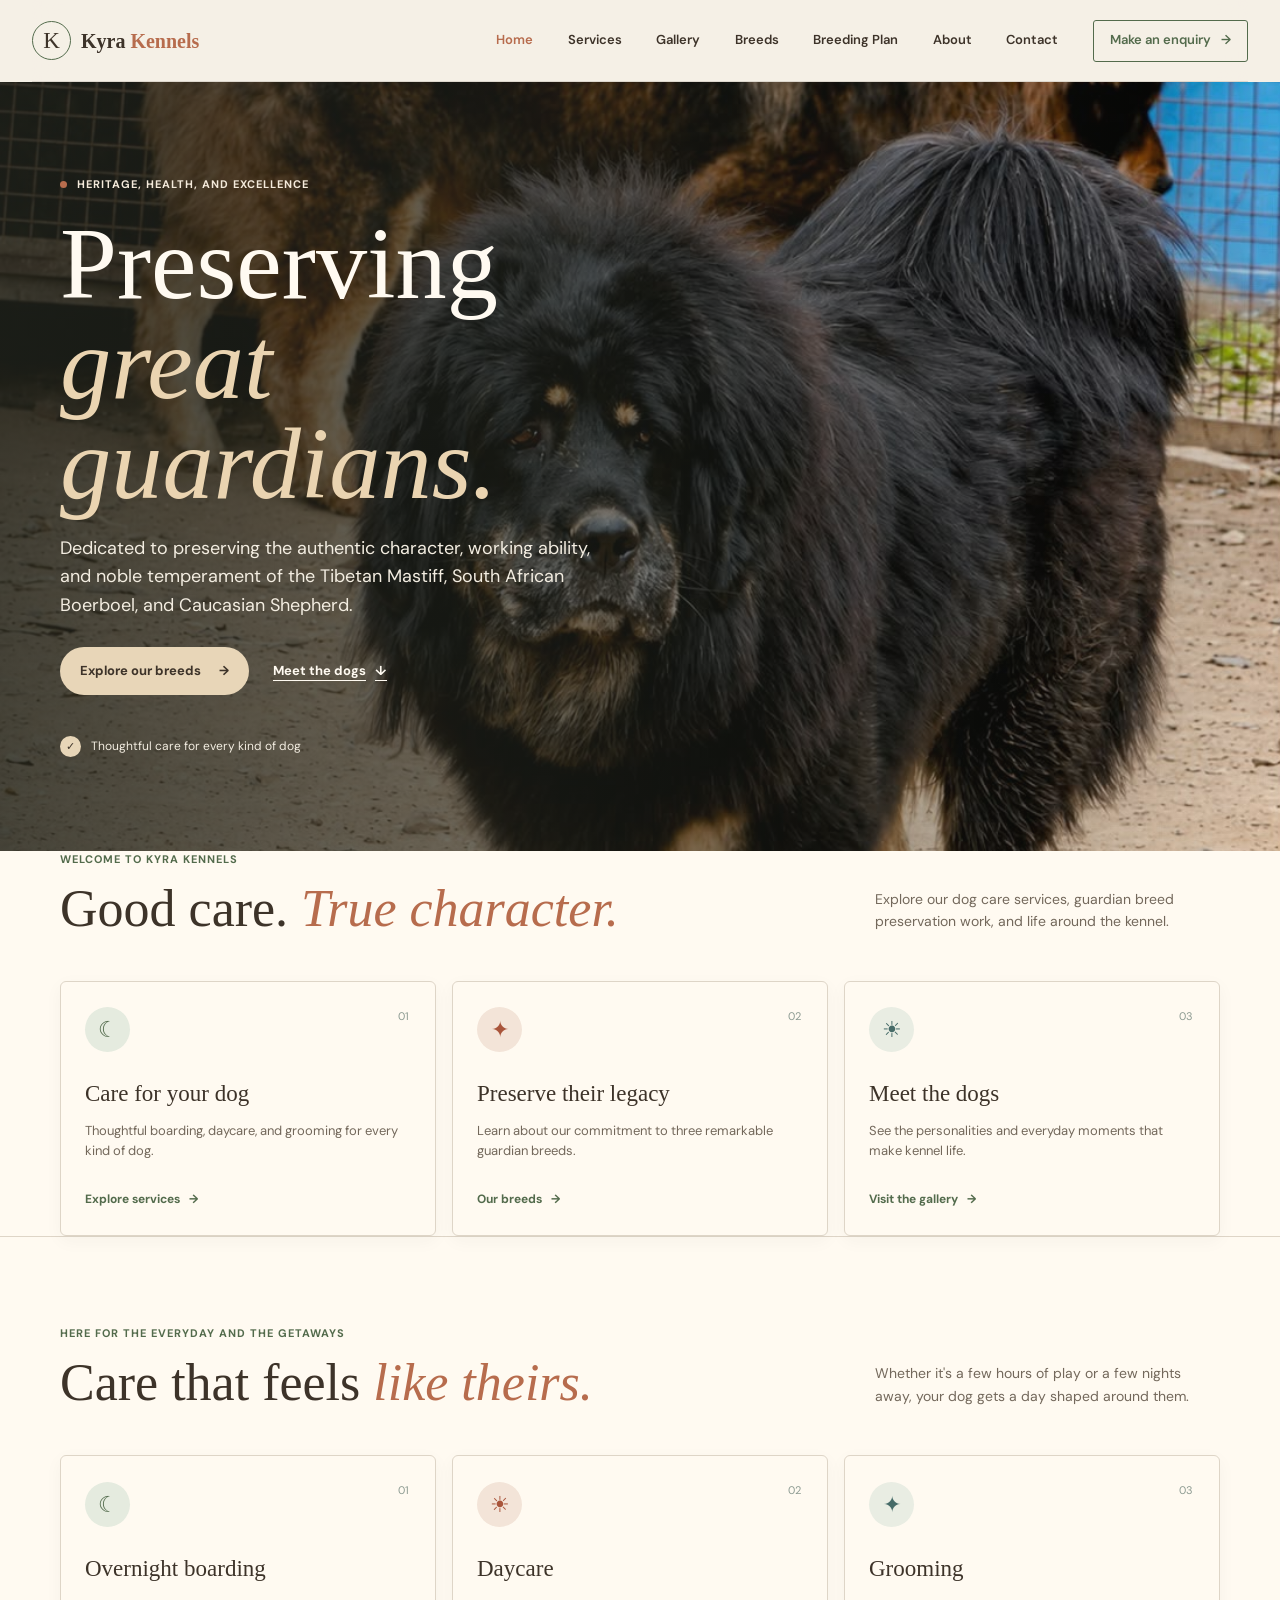
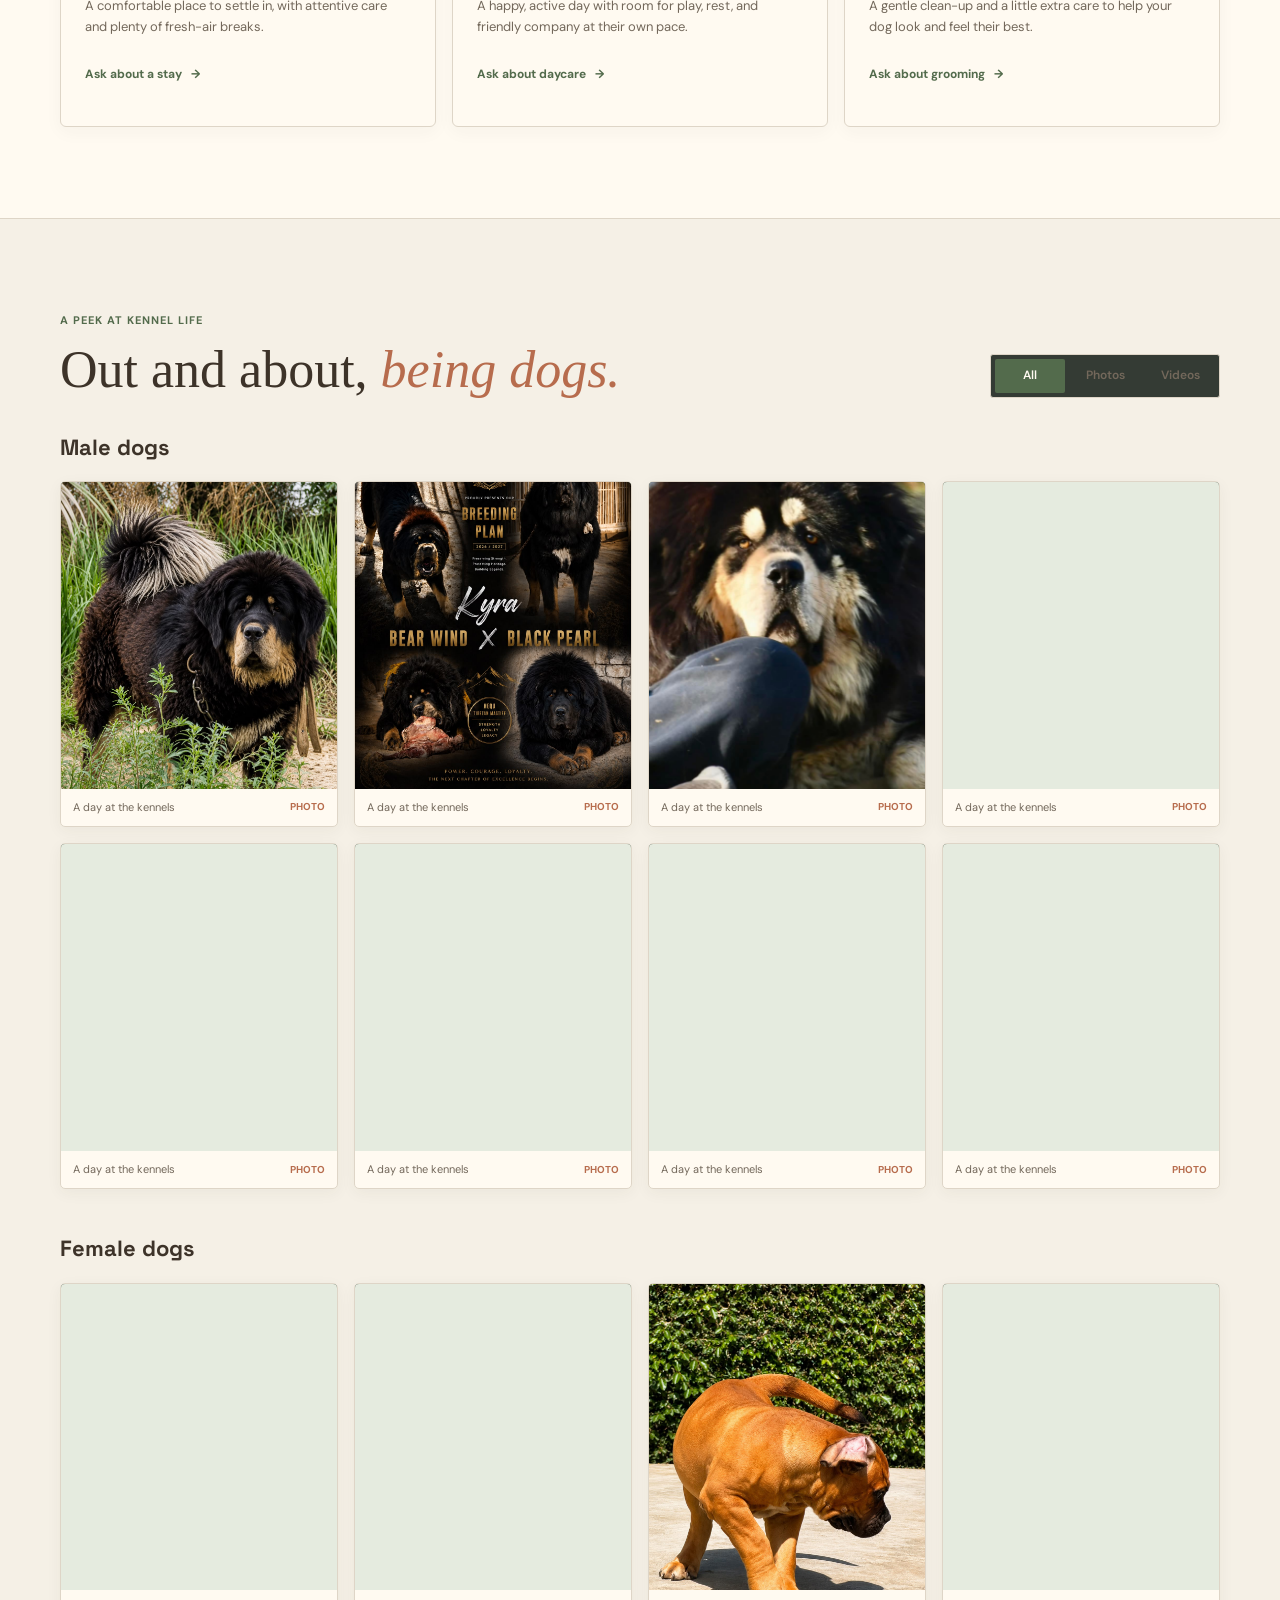
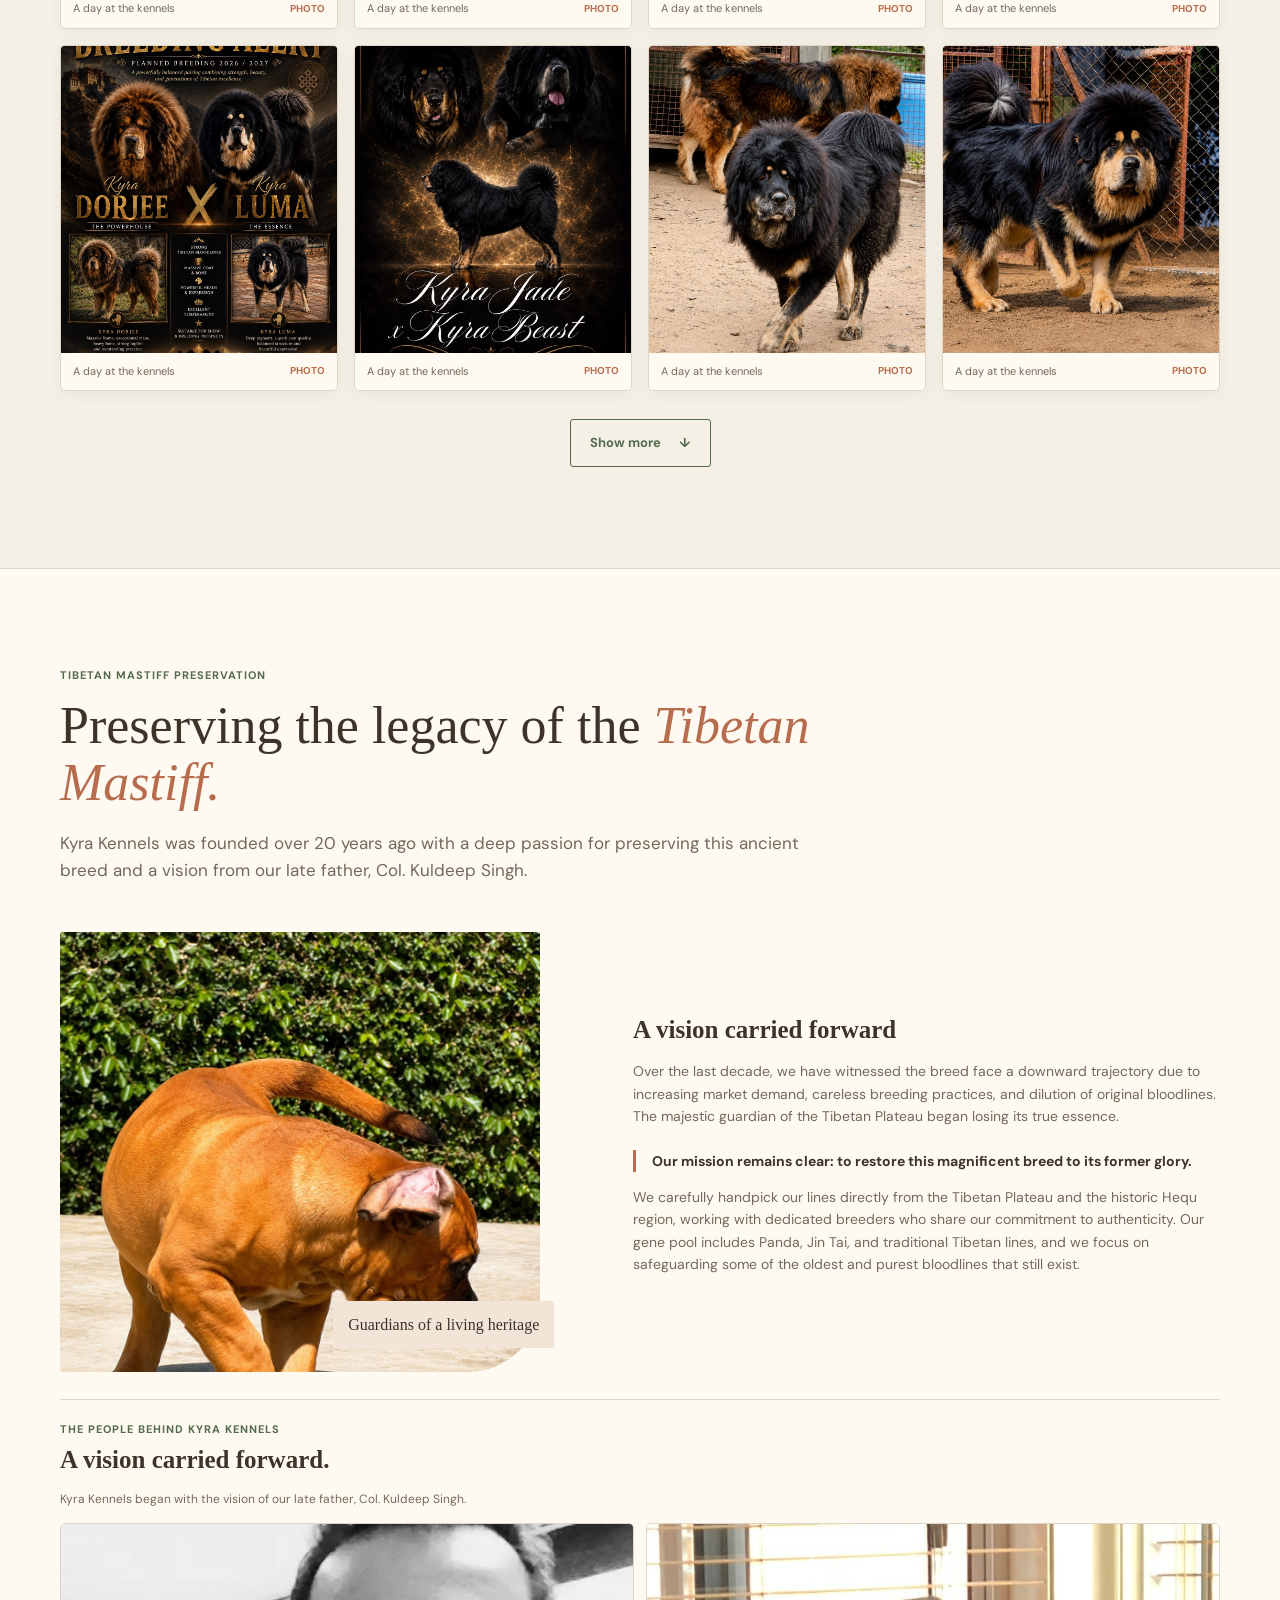
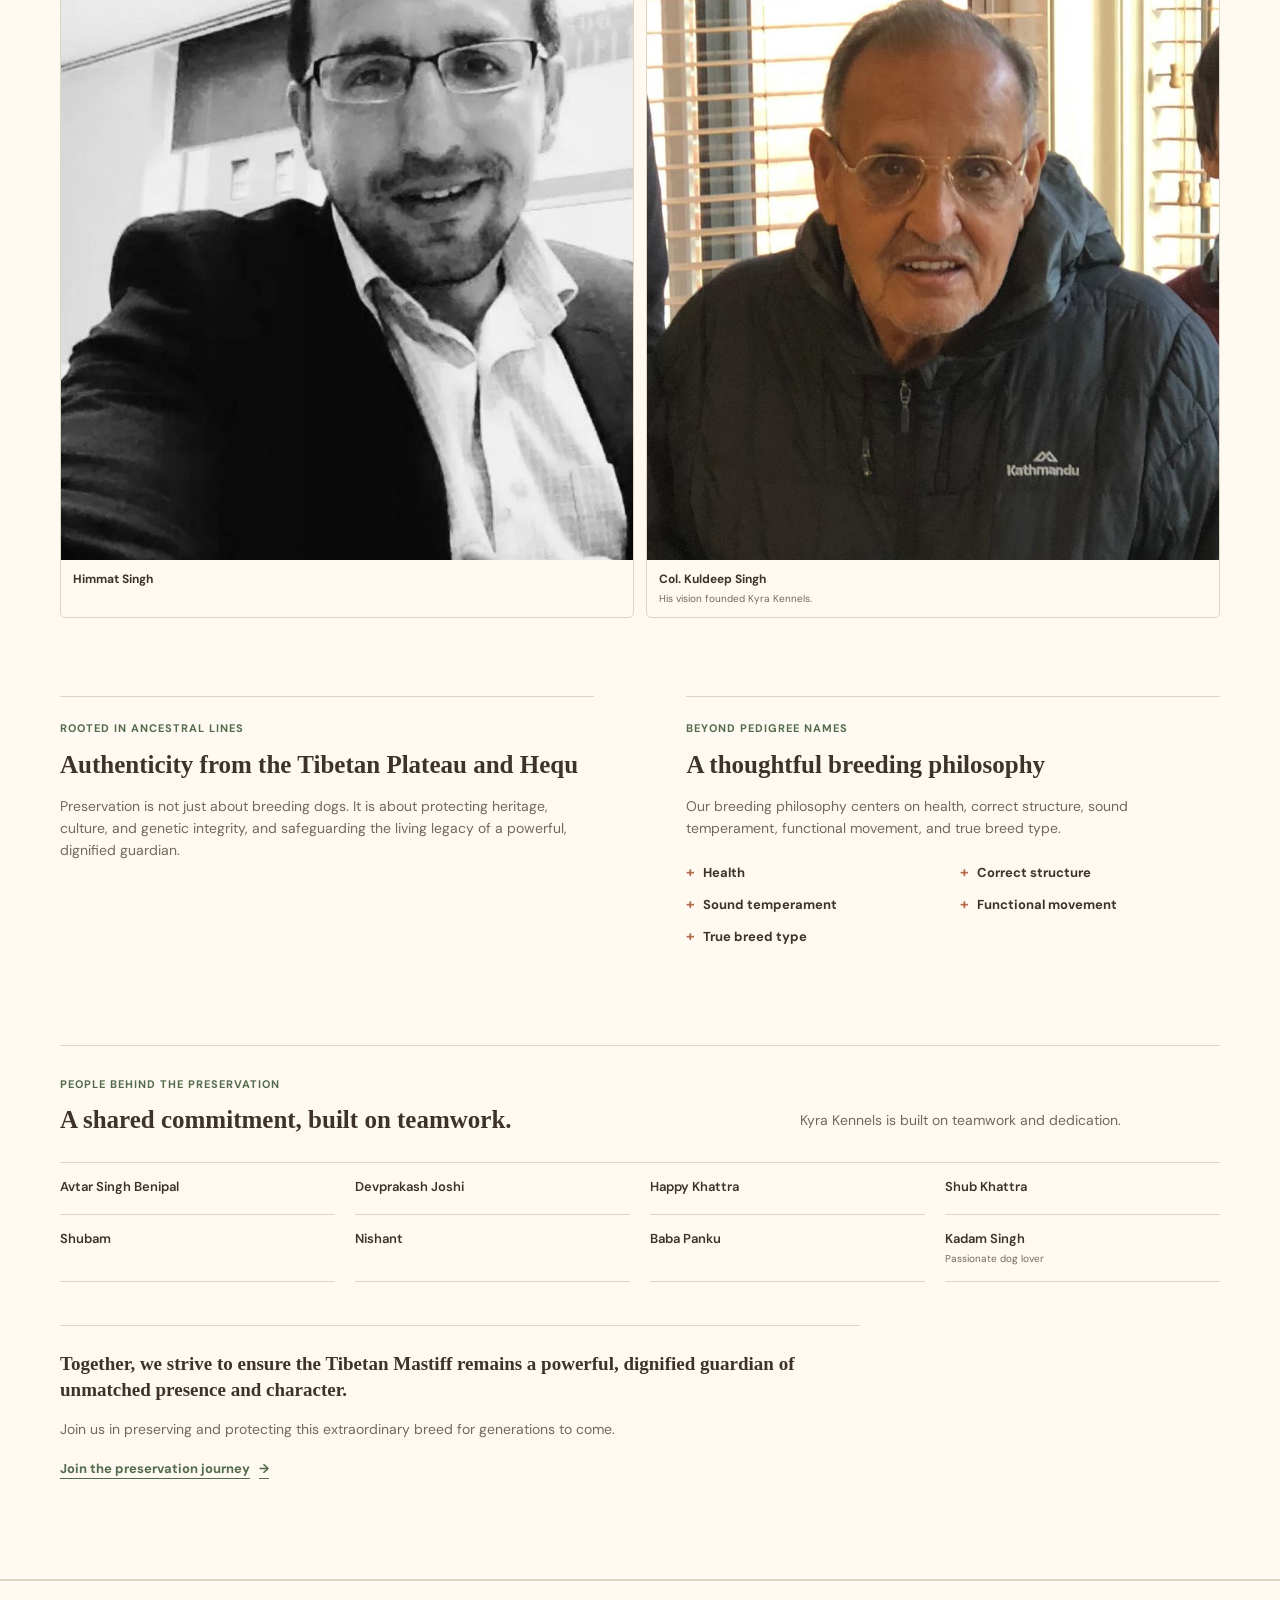
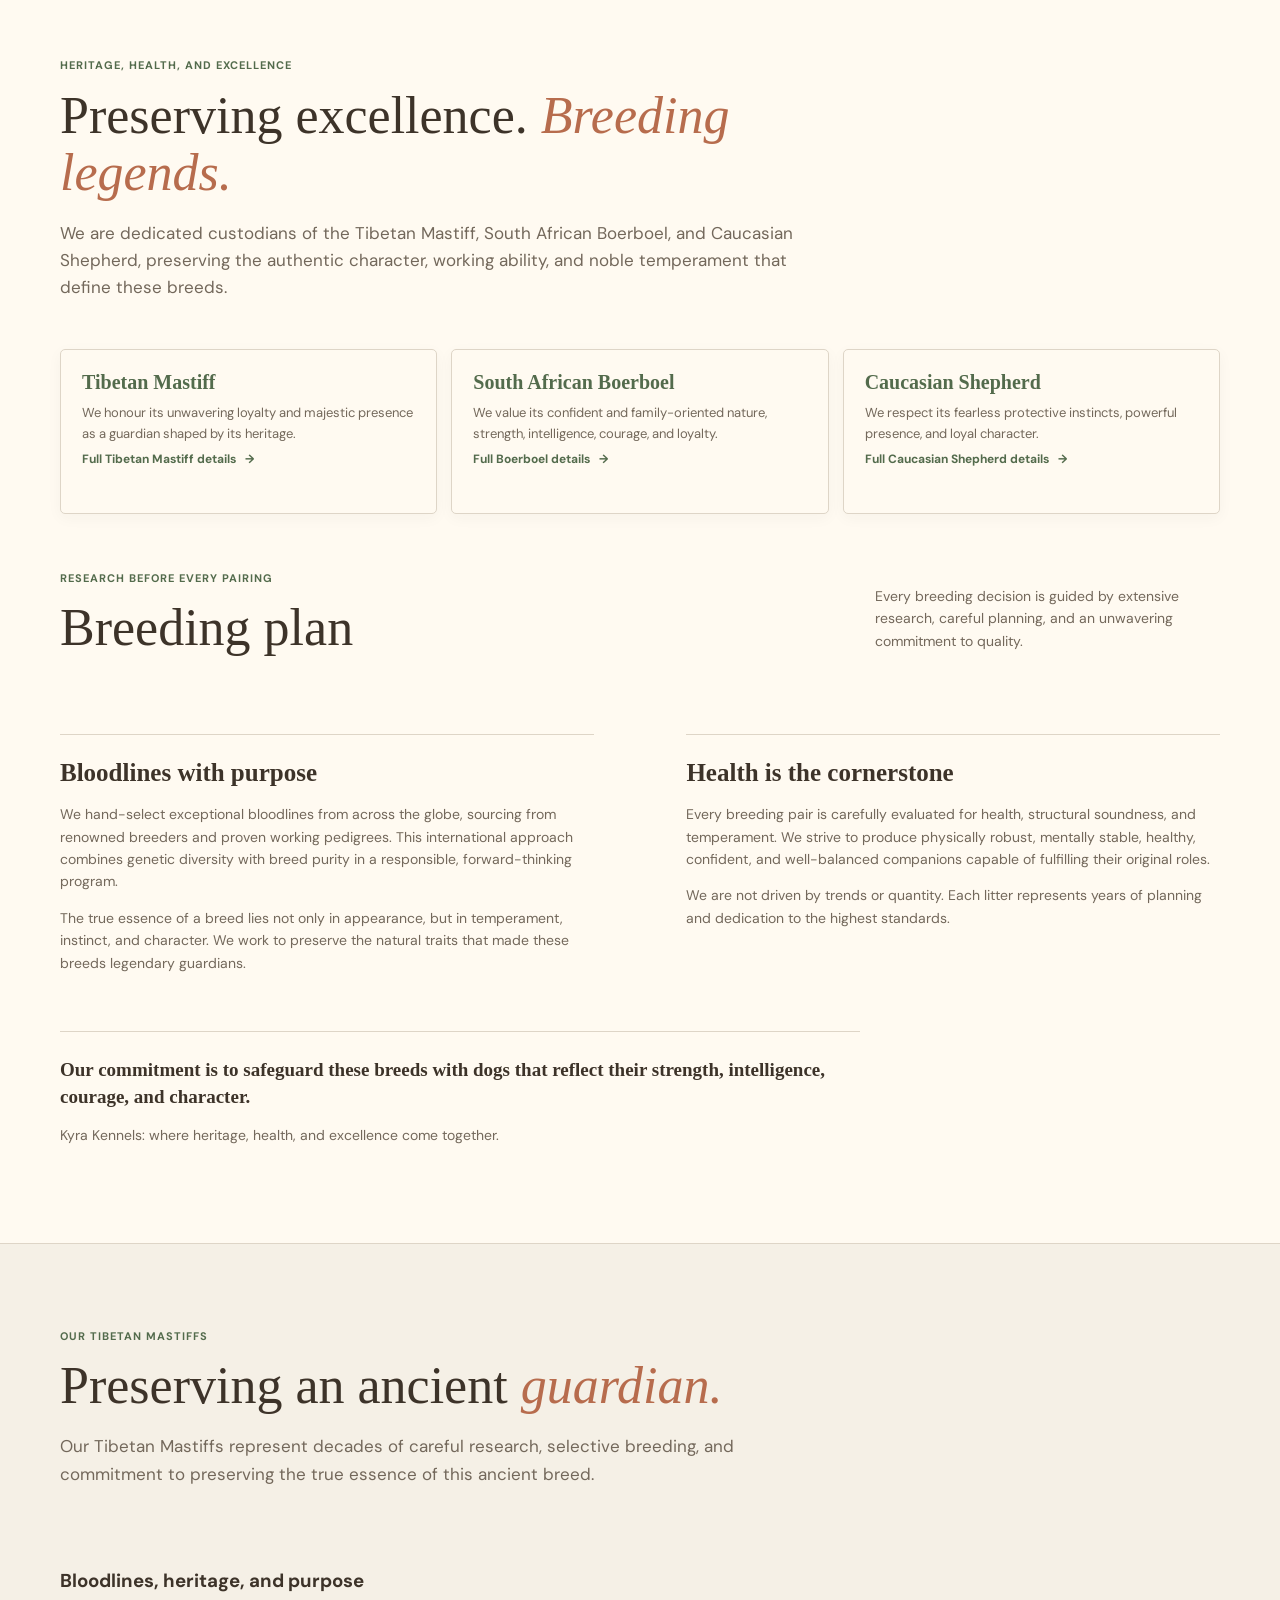
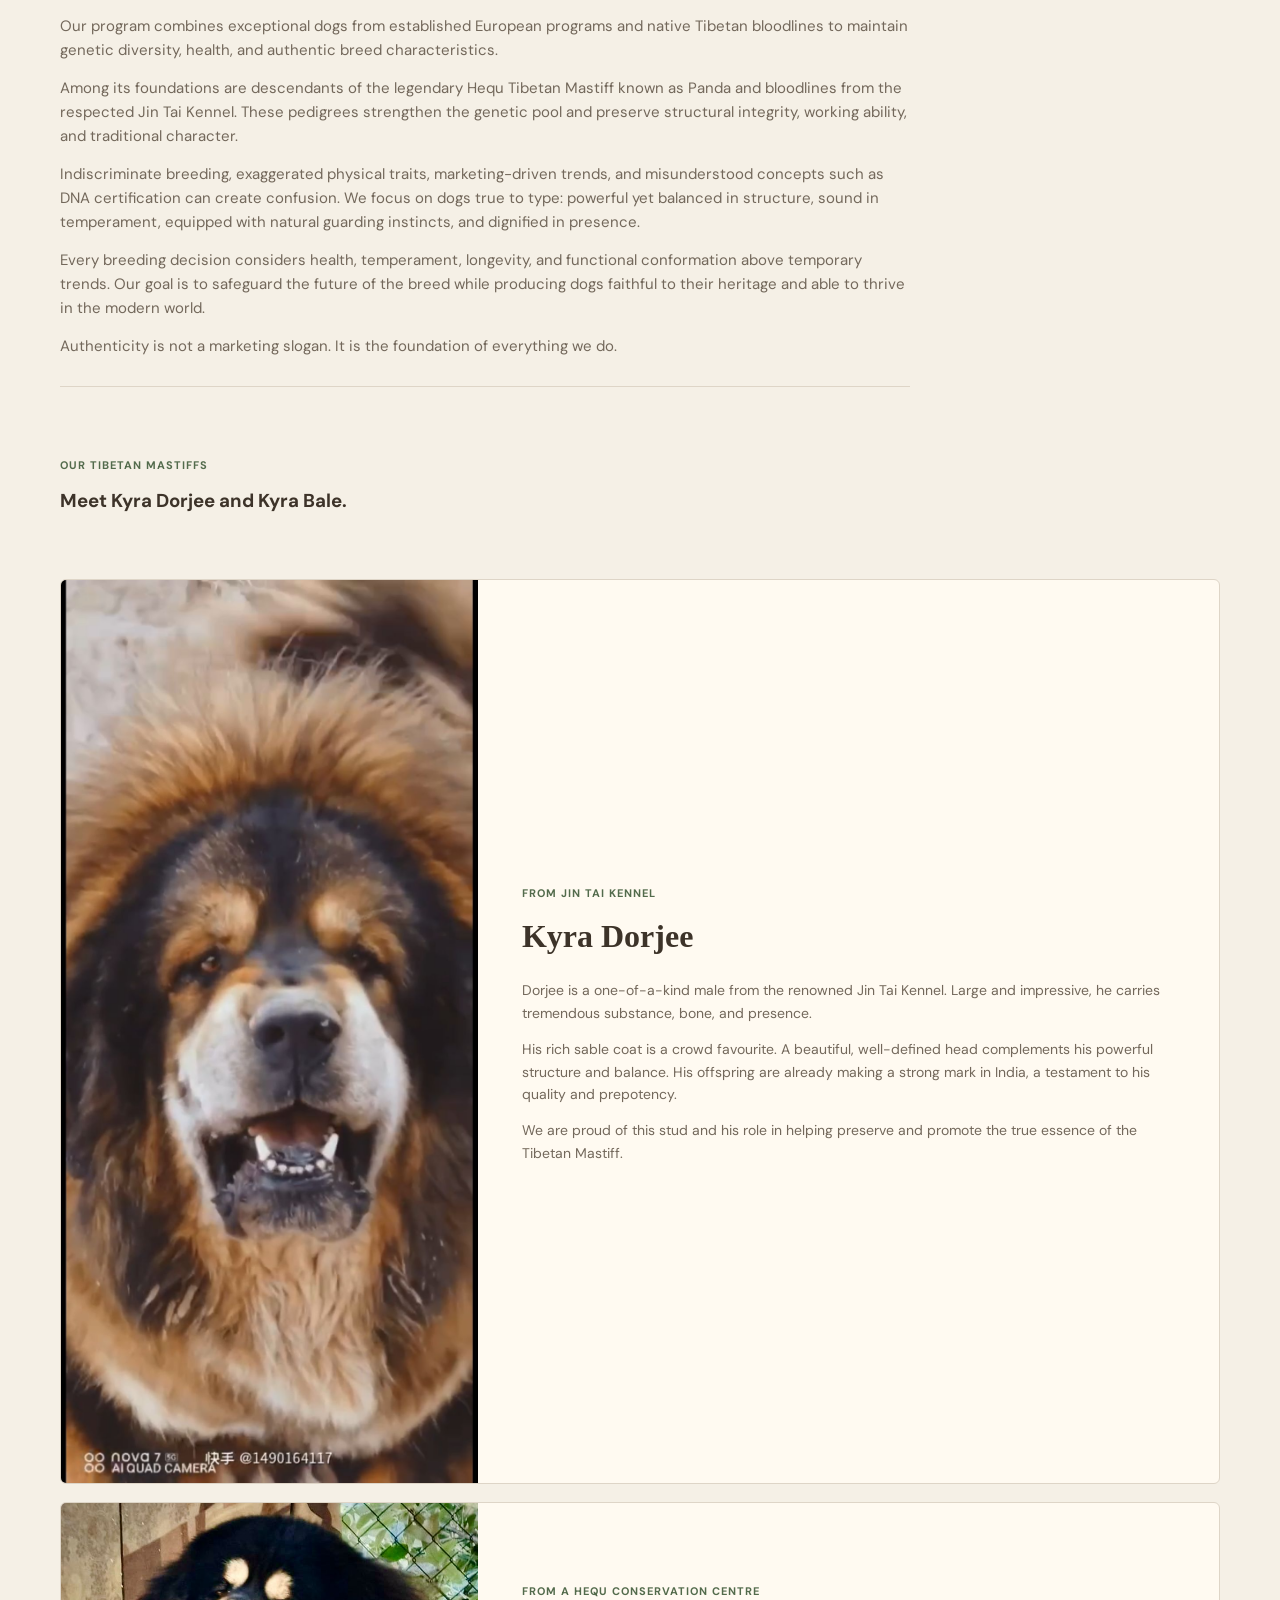
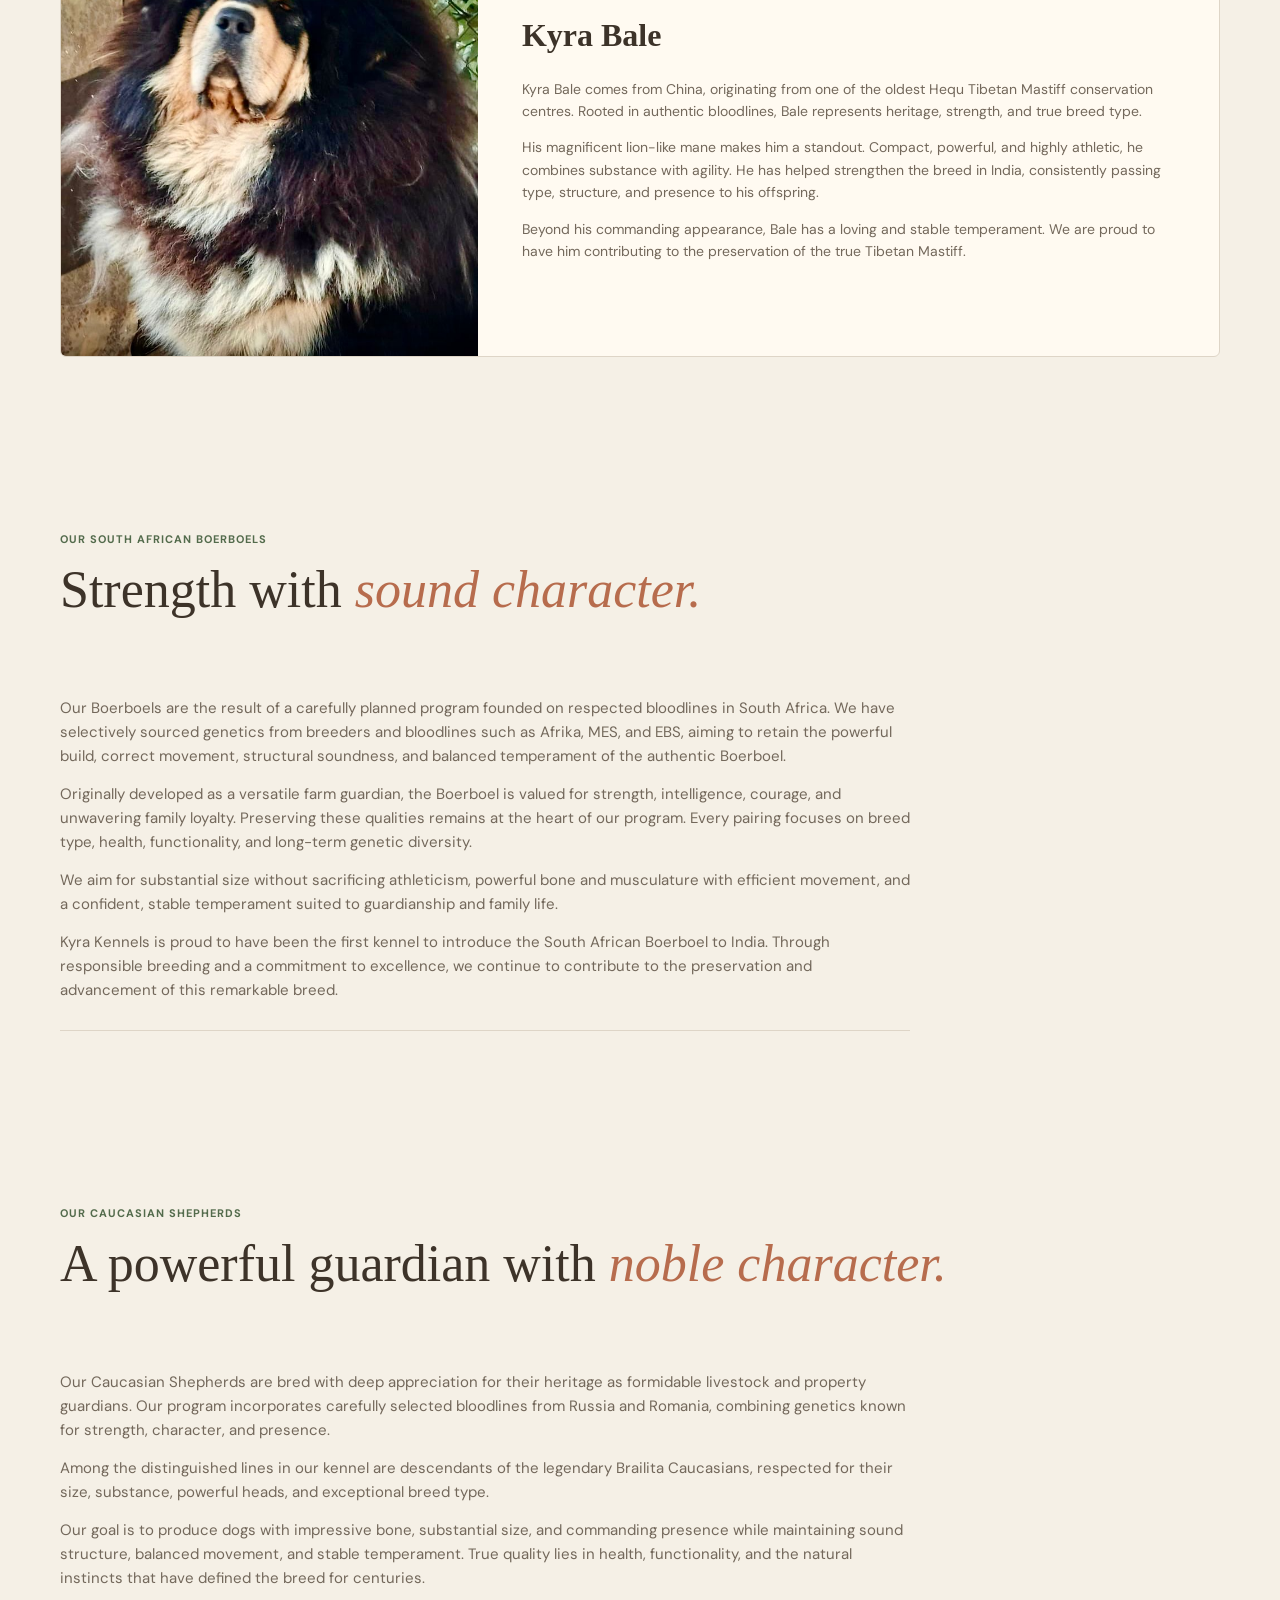
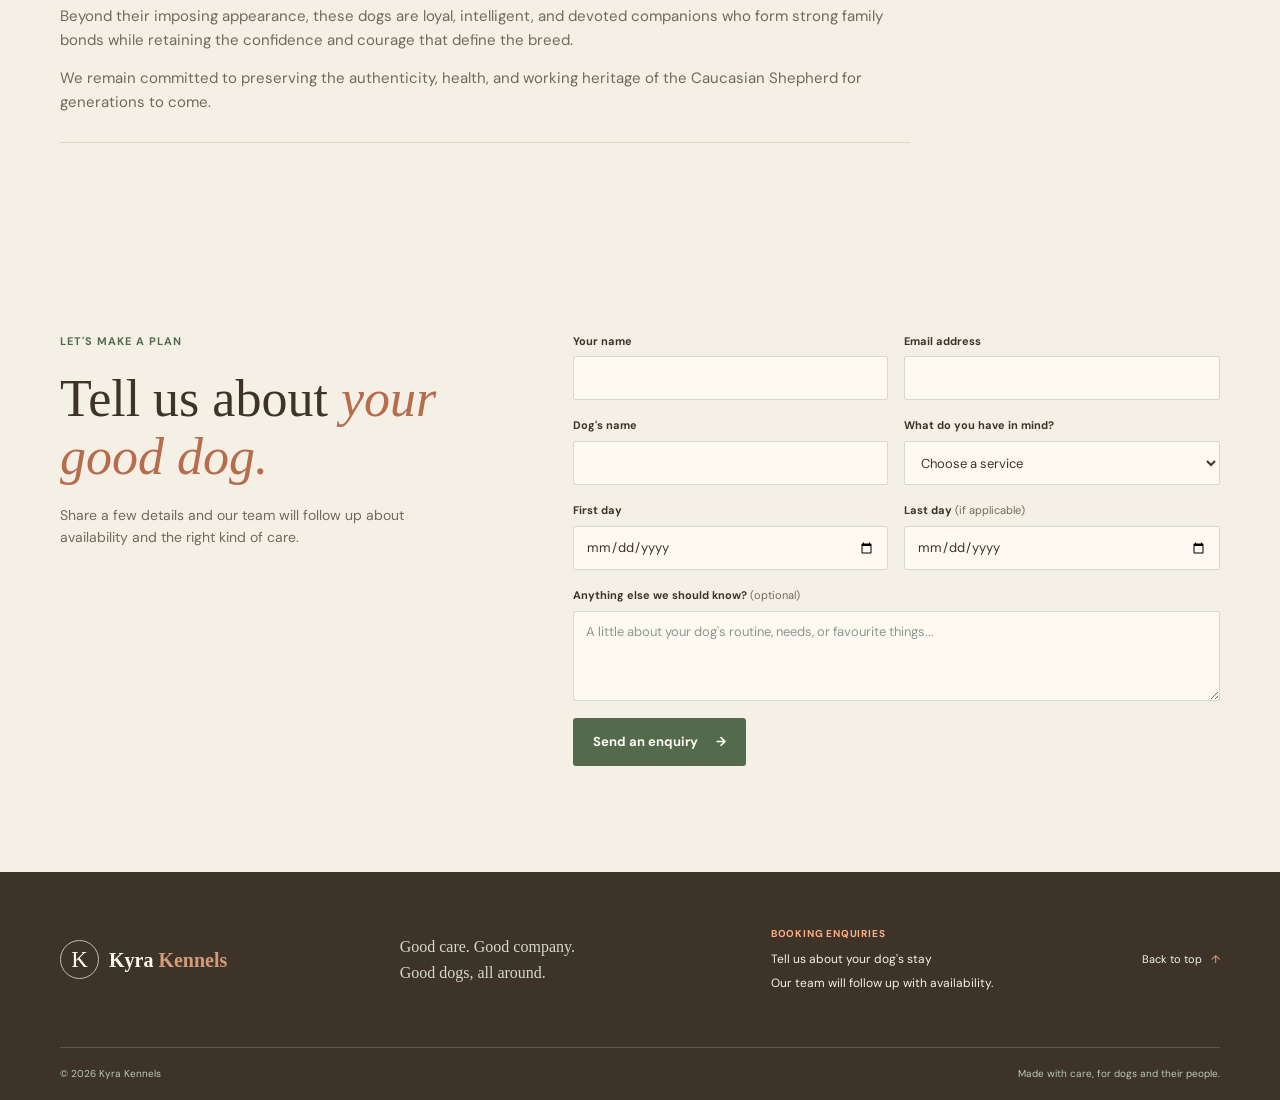
<file: index.html>
<!doctype html>
<html lang="en">
<head>
	
	<meta charset="utf-8">
	<meta name="viewport" content="width=device-width, initial-scale=1">
	<meta name="theme-color" content="#f6f5ef">
	<meta name="description" content="Meet Kyra Kennels, explore our guardian breed preservation work, and discover dog care services and life at the kennel.">
	<title>Kyra Kennels | Preserving Excellence</title>
	<link rel="preconnect" href="https://fonts.googleapis.com">
	<link rel="preconnect" href="https://fonts.gstatic.com" crossorigin>
	<link href="https://fonts.googleapis.com/css2?family=DM+Sans:wght@400;500;600;700&family=Space+Grotesk:wght@500;600;700&display=swap" rel="stylesheet">
	<link rel="stylesheet" href="styles.css">
	<script src="script.js" defer></script>
</head>
<body>
	<a class="skip-link" href="#main">Skip to content</a>
	<header class="site-header">
		<a class="brand" href="index.html" aria-label="Kyra Kennels home">
			<span class="brand-mark" aria-hidden="true">K</span>
			<span class="brand-name">Kyra <span>Kennels</span></span>
		</a>
		<button class="menu-toggle" type="button" aria-expanded="false" aria-controls="primary-navigation" aria-label="Open navigation">
			<span></span><span></span><span></span>
		</button>
		<nav class="primary-navigation" id="primary-navigation" aria-label="Main navigation">
			<a href="#home" aria-current="page">Home</a>
			<a href="#services">Services</a>
			<a href="#gallery">Gallery</a>
			<a href="#breeds">Breeds</a>
			<a href="#breeding-plan">Breeding Plan</a>
			<a href="#about">About</a>
			<a href="#contact">Contact</a>
			<a class="nav-cta" href="#contact">Make an enquiry <span aria-hidden="true">&rarr;</span></a>
		</nav>
	</header>

	<main id="main">
		<section class="hero section-wrap" id="home" aria-labelledby="hero-title">
			<div class="hero-copy">
				<p class="eyebrow"><span class="eyebrow-dot" aria-hidden="true"></span> Heritage, health, and excellence</p>
				<h1 id="hero-title">Preserving<br><em>great guardians.</em></h1>
				<p class="hero-intro">Dedicated to preserving the authentic character, working ability, and noble temperament of the Tibetan Mastiff, South African Boerboel, and Caucasian Shepherd.</p>
				<div class="hero-actions">
					<a class="button button-primary" href="#breeds">Explore our breeds <span aria-hidden="true">&rarr;</span></a>
					<a class="text-link" href="#gallery">Meet the dogs <span aria-hidden="true">&darr;</span></a>
				</div>
				<div class="hero-note"><span class="note-mark" aria-hidden="true">&#10003;</span><span>Thoughtful care for every kind of dog</span></div>
			</div>
			<figure class="hero-photo">
				<img src="assests/WhatsApp Image 2026-09-26 at 10.16.48.jpeg" alt="A Tibetan Mastiff standing in the garden at Kyra Kennels" fetchpriority="high">
				<figcaption><span class="photo-caption-dot" aria-hidden="true"></span> Big personalities, happy tails</figcaption>
			</figure>
			<span class="hero-sunburst" aria-hidden="true">&bull;</span>
		</section>

		<section class="home-paths section-band" aria-labelledby="home-paths-title">
			<div class="section-wrap">
				<div class="section-heading">
					<div><p class="eyebrow">Welcome to Kyra Kennels</p><h2 id="home-paths-title">Good care. <em>True character.</em></h2></div>
					<p>Explore our dog care services, guardian breed preservation work, and life around the kennel.</p>
				</div>
				<div class="home-path-grid">
					<article class="home-path"><span class="service-number" aria-hidden="true">01</span><div class="service-icon" aria-hidden="true">&#9790;</div><h3>Care for your dog</h3><p>Thoughtful boarding, daycare, and grooming for every kind of dog.</p><a class="service-link" href="#services">Explore services <span aria-hidden="true">&rarr;</span></a></article>
					<article class="home-path"><span class="service-number" aria-hidden="true">02</span><div class="service-icon service-icon-coral" aria-hidden="true">&#10022;</div><h3>Preserve their legacy</h3><p>Learn about our commitment to three remarkable guardian breeds.</p><a class="service-link" href="#breeds">Our breeds <span aria-hidden="true">&rarr;</span></a></article>
					<article class="home-path"><span class="service-number" aria-hidden="true">03</span><div class="service-icon service-icon-blue" aria-hidden="true">&#9728;</div><h3>Meet the dogs</h3><p>See the personalities and everyday moments that make kennel life.</p><a class="service-link" href="#gallery">Visit the gallery <span aria-hidden="true">&rarr;</span></a></article>
				</div>
			</div>
		</section>
		<section class="services section-band" id="services" aria-labelledby="services-title">
			<div class="section-wrap">
				<div class="section-heading"><div><p class="eyebrow">Here for the everyday and the getaways</p><h2 id="services-title">Care that feels <em>like theirs.</em></h2></div><p>Whether it's a few hours of play or a few nights away, your dog gets a day shaped around them.</p></div>
				<div class="service-grid">
					<article class="service-item"><span class="service-number" aria-hidden="true">01</span><div class="service-icon" aria-hidden="true">&#9790;</div><h3>Overnight boarding</h3><p>A comfortable place to settle in, with attentive care and plenty of fresh-air breaks.</p><a href="#contact" class="service-link">Ask about a stay <span aria-hidden="true">&rarr;</span></a></article>
					<article class="service-item"><span class="service-number" aria-hidden="true">02</span><div class="service-icon service-icon-coral" aria-hidden="true">&#9728;</div><h3>Daycare</h3><p>A happy, active day with room for play, rest, and friendly company at their own pace.</p><a href="#contact" class="service-link">Ask about daycare <span aria-hidden="true">&rarr;</span></a></article>
					<article class="service-item"><span class="service-number" aria-hidden="true">03</span><div class="service-icon service-icon-blue" aria-hidden="true">&#10022;</div><h3>Grooming</h3><p>A gentle clean-up and a little extra care to help your dog look and feel their best.</p><a href="#contact" class="service-link">Ask about grooming <span aria-hidden="true">&rarr;</span></a></article>
				</div>
			</div>
		</section>
		<section class="gallery section-wrap" id="gallery" aria-labelledby="gallery-title">
			<div class="section-heading gallery-heading"><div><p class="eyebrow">A peek at kennel life</p><h2 id="gallery-title">Out and about, <em>being dogs.</em></h2></div>
				<div class="gallery-filters" role="group" aria-label="Filter gallery media"><button class="filter-button is-active" type="button" data-filter="all" aria-pressed="true">All</button><button class="filter-button" type="button" data-filter="photo" aria-pressed="false">Photos</button><button class="filter-button" type="button" data-filter="video" aria-pressed="false">Videos</button></div>
			</div>
			<section class="gallery-gender-section" aria-labelledby="male-gallery-title">
				<h3 id="male-gallery-title">Male dogs</h3>
				<div class="gallery-grid" data-gallery-grid data-gallery-gender="male" aria-live="polite" aria-busy="true"></div>
			</section>
			<section class="gallery-gender-section" aria-labelledby="female-gallery-title">
				<h3 id="female-gallery-title">Female dogs</h3>
				<div class="gallery-grid" data-gallery-grid data-gallery-gender="female" aria-live="polite" aria-busy="true"></div>
			</section>
			<button class="button button-outline gallery-more" id="gallery-more" type="button">Show more <span aria-hidden="true">&darr;</span></button>
			<dialog class="media-dialog" id="media-dialog" aria-labelledby="media-dialog-title"><div class="media-dialog-bar"><p id="media-dialog-title">Gallery</p><button class="media-dialog-close" id="media-dialog-close" type="button" aria-label="Close media viewer">&times;</button></div><div class="media-dialog-content" id="media-dialog-content"></div><div class="media-dialog-controls"><button class="viewer-control" id="media-previous" type="button">&larr; Previous</button><span id="media-counter" aria-live="polite"></span><button class="viewer-control" id="media-next" type="button">Next &rarr;</button></div></dialog>
			<noscript><p class="noscript-note">Turn on JavaScript to browse the kennel photo and video gallery.</p></noscript>
		</section>
		<section class="about section-band" id="about" aria-labelledby="about-title">
			<div class="section-wrap">
				<header class="about-intro"><p class="eyebrow">Tibetan Mastiff preservation</p><h2 id="about-title">Preserving the legacy of the <em>Tibetan Mastiff.</em></h2><p class="about-lead">Kyra Kennels was founded over 20 years ago with a deep passion for preserving this ancient breed and a vision from our late father, Col. Kuldeep Singh.</p></header>
				<div class="about-layout">
					<figure class="about-photo"><img src="assests/WhatsApp Image 2026-09-26 at 10.16.46.jpeg" alt="A Tibetan Mastiff at Kyra Kennels" loading="lazy"><span class="about-photo-label">Guardians of a living heritage</span></figure>
					<div class="about-copy"><h3>A vision carried forward</h3><p>Over the last decade, we have witnessed the breed face a downward trajectory due to increasing market demand, careless breeding practices, and dilution of original bloodlines. The majestic guardian of the Tibetan Plateau began losing its true essence.</p><p class="about-mission">Our mission remains clear: to restore this magnificent breed to its former glory.</p><p>We carefully handpick our lines directly from the Tibetan Plateau and the historic Hequ region, working with dedicated breeders who share our commitment to authenticity. Our gene pool includes Panda, Jin Tai, and traditional Tibetan lines, and we focus on safeguarding some of the oldest and purest bloodlines that still exist.</p></div>
				</div>
				<section class="about-portraits" aria-labelledby="founders-title"><header class="portrait-heading"><p class="eyebrow">The people behind Kyra Kennels</p><h3 id="founders-title">A vision carried forward.</h3><p>Kyra Kennels began with the vision of our late father, Col. Kuldeep Singh.</p></header><div class="portrait-grid"><figure class="portrait-item"><img src="assests/Himmat Singh (1).jpeg" alt="Himmat Singh" loading="lazy"><figcaption><strong>Himmat Singh</strong></figcaption></figure><figure class="portrait-item"><img src="assests/Col Kuldeep Singh.jpeg" alt="Col. Kuldeep Singh" loading="lazy"><figcaption><strong>Col. Kuldeep Singh</strong><span>His vision founded Kyra Kennels.</span></figcaption></figure></div></section>
				<div class="about-story-grid"><section class="about-story-block"><p class="eyebrow">Rooted in ancestral lines</p><h3>Authenticity from the Tibetan Plateau and Hequ</h3><p>Preservation is not just about breeding dogs. It is about protecting heritage, culture, and genetic integrity, and safeguarding the living legacy of a powerful, dignified guardian.</p></section><section class="about-story-block"><p class="eyebrow">Beyond pedigree names</p><h3>A thoughtful breeding philosophy</h3><p>Our breeding philosophy centers on health, correct structure, sound temperament, functional movement, and true breed type.</p><ul class="principles-list"><li>Health</li><li>Correct structure</li><li>Sound temperament</li><li>Functional movement</li><li>True breed type</li></ul></section></div>
				<section class="team-section" aria-labelledby="team-title"><header class="team-heading"><div><p class="eyebrow">People behind the preservation</p><h3 id="team-title">A shared commitment, built on teamwork.</h3></div><p>Kyra Kennels is built on teamwork and dedication.</p></header><ul class="team-list"><li>Avtar Singh Benipal</li><li>Devprakash Joshi</li><li>Happy Khattra</li><li>Shub Khattra</li><li>Shubam</li><li>Nishant</li><li>Baba Panku</li><li class="team-member-special"><span>Kadam Singh</span><span>Passionate dog lover</span></li></ul></section>
				<div class="about-closing"><p>Together, we strive to ensure the Tibetan Mastiff remains a powerful, dignified guardian of unmatched presence and character.</p><p>Join us in preserving and protecting this extraordinary breed for generations to come.</p><a class="text-link" href="#contact">Join the preservation journey <span aria-hidden="true">&rarr;</span></a></div>
			</div>
		</section>
		<section class="section-band breed-principles" id="breeds" aria-labelledby="breed-index-title">
			<div class="section-wrap"><header class="about-intro"><p class="eyebrow">Heritage, health, and excellence</p><h2 id="breed-index-title">Preserving excellence. <em>Breeding legends.</em></h2><p class="about-lead">We are dedicated custodians of the Tibetan Mastiff, South African Boerboel, and Caucasian Shepherd, preserving the authentic character, working ability, and noble temperament that define these breeds.</p></header>
				<div class="breed-grid"><article class="breed-item"><h3>Tibetan Mastiff</h3><p>We honour its unwavering loyalty and majestic presence as a guardian shaped by its heritage.</p><a class="service-link" href="tibetan-mastiffs.html">Full Tibetan Mastiff details <span aria-hidden="true">&rarr;</span></a></article><article class="breed-item"><h3>South African Boerboel</h3><p>We value its confident and family-oriented nature, strength, intelligence, courage, and loyalty.</p><a class="service-link" href="boerboels.html">Full Boerboel details <span aria-hidden="true">&rarr;</span></a></article><article class="breed-item"><h3>Caucasian Shepherd</h3><p>We respect its fearless protective instincts, powerful presence, and loyal character.</p><a class="service-link" href="caucasian-shepherds.html">Full Caucasian Shepherd details <span aria-hidden="true">&rarr;</span></a></article></div>
				<section class="breeding-plan" id="breeding-plan" aria-labelledby="breeding-plan-title">
					<div class="section-heading breed-program-heading"><div><p class="eyebrow">Research before every pairing</p><h2 id="breeding-plan-title">Breeding plan</h2></div><p>Every breeding decision is guided by extensive research, careful planning, and an unwavering commitment to quality.</p></div>
					<div class="about-story-grid"><section class="about-story-block"><h3>Bloodlines with purpose</h3><p>We hand-select exceptional bloodlines from across the globe, sourcing from renowned breeders and proven working pedigrees. This international approach combines genetic diversity with breed purity in a responsible, forward-thinking program.</p><p>The true essence of a breed lies not only in appearance, but in temperament, instinct, and character. We work to preserve the natural traits that made these breeds legendary guardians.</p></section><section class="about-story-block"><h3>Health is the cornerstone</h3><p>Every breeding pair is carefully evaluated for health, structural soundness, and temperament. We strive to produce physically robust, mentally stable, healthy, confident, and well-balanced companions capable of fulfilling their original roles.</p><p>We are not driven by trends or quantity. Each litter represents years of planning and dedication to the highest standards.</p></section></div>
					<div class="about-closing"><p>Our commitment is to safeguard these breeds with dogs that reflect their strength, intelligence, courage, and character.</p><p>Kyra Kennels: where heritage, health, and excellence come together.</p></div>
				</section>
			</div>
		</section>
		<section class="breed-article section-wrap" id="tibetan-mastiffs" aria-labelledby="tibetan-title">
			<header class="page-banner"><p class="eyebrow">Our Tibetan Mastiffs</p><h2 id="tibetan-title">Preserving an ancient <em>guardian.</em></h2><p class="about-lead">Our Tibetan Mastiffs represent decades of careful research, selective breeding, and commitment to preserving the true essence of this ancient breed.</p></header>
			<section class="breed-prose"><h3>Bloodlines, heritage, and purpose</h3><p>Our program combines exceptional dogs from established European programs and native Tibetan bloodlines to maintain genetic diversity, health, and authentic breed characteristics.</p><p>Among its foundations are descendants of the legendary Hequ Tibetan Mastiff known as Panda and bloodlines from the respected Jin Tai Kennel. These pedigrees strengthen the genetic pool and preserve structural integrity, working ability, and traditional character.</p><p>Indiscriminate breeding, exaggerated physical traits, marketing-driven trends, and misunderstood concepts such as DNA certification can create confusion. We focus on dogs true to type: powerful yet balanced in structure, sound in temperament, equipped with natural guarding instincts, and dignified in presence.</p><p>Every breeding decision considers health, temperament, longevity, and functional conformation above temporary trends. Our goal is to safeguard the future of the breed while producing dogs faithful to their heritage and able to thrive in the modern world.</p><p class="about-mission">Authenticity is not a marketing slogan. It is the foundation of everything we do.</p></section>
			<section class="dog-profiles" aria-labelledby="tibetan-dogs-title"><header class="section-heading"><div><p class="eyebrow">Our Tibetan Mastiffs</p><h3 id="tibetan-dogs-title">Meet Kyra Dorjee and Kyra Bale.</h3></div></header><div class="dog-profile-grid"><article class="dog-profile"><img src="assests/Kyra Dorjee.png" alt="Kyra Dorjee, a Tibetan Mastiff from Jin Tai Kennel" loading="lazy"><div class="dog-profile-copy"><p class="eyebrow">From Jin Tai Kennel</p><h3>Kyra Dorjee</h3><p>Dorjee is a one-of-a-kind male from the renowned Jin Tai Kennel. Large and impressive, he carries tremendous substance, bone, and presence.</p><p>His rich sable coat is a crowd favourite. A beautiful, well-defined head complements his powerful structure and balance. His offspring are already making a strong mark in India, a testament to his quality and prepotency.</p><p>We are proud of this stud and his role in helping preserve and promote the true essence of the Tibetan Mastiff.</p></div></article><article class="dog-profile"><img src="assests/Kyra Bale.png" alt="Kyra Bale, a Tibetan Mastiff from a Hequ conservation centre" loading="lazy"><div class="dog-profile-copy"><p class="eyebrow">From a Hequ conservation centre</p><h3>Kyra Bale</h3><p>Kyra Bale comes from China, originating from one of the oldest Hequ Tibetan Mastiff conservation centres. Rooted in authentic bloodlines, Bale represents heritage, strength, and true breed type.</p><p>His magnificent lion-like mane makes him a standout. Compact, powerful, and highly athletic, he combines substance with agility. He has helped strengthen the breed in India, consistently passing type, structure, and presence to his offspring.</p><p>Beyond his commanding appearance, Bale has a loving and stable temperament. We are proud to have him contributing to the preservation of the true Tibetan Mastiff.</p></div></article></div></section>
		</section>
		<section class="breed-article section-wrap" id="boerboels" aria-labelledby="boerboel-title"><header class="page-banner"><p class="eyebrow">Our South African Boerboels</p><h2 id="boerboel-title">Strength with <em>sound character.</em></h2></header><section class="breed-prose"><p>Our Boerboels are the result of a carefully planned program founded on respected bloodlines in South Africa. We have selectively sourced genetics from breeders and bloodlines such as Afrika, MES, and EBS, aiming to retain the powerful build, correct movement, structural soundness, and balanced temperament of the authentic Boerboel.</p><p>Originally developed as a versatile farm guardian, the Boerboel is valued for strength, intelligence, courage, and unwavering family loyalty. Preserving these qualities remains at the heart of our program. Every pairing focuses on breed type, health, functionality, and long-term genetic diversity.</p><p>We aim for substantial size without sacrificing athleticism, powerful bone and musculature with efficient movement, and a confident, stable temperament suited to guardianship and family life.</p><p>Kyra Kennels is proud to have been the first kennel to introduce the South African Boerboel to India. Through responsible breeding and a commitment to excellence, we continue to contribute to the preservation and advancement of this remarkable breed.</p></section></section>
		<section class="breed-article section-wrap" id="caucasian-shepherds" aria-labelledby="caucasian-title"><header class="page-banner"><p class="eyebrow">Our Caucasian Shepherds</p><h2 id="caucasian-title">A powerful guardian with <em>noble character.</em></h2></header><section class="breed-prose"><p>Our Caucasian Shepherds are bred with deep appreciation for their heritage as formidable livestock and property guardians. Our program incorporates carefully selected bloodlines from Russia and Romania, combining genetics known for strength, character, and presence.</p><p>Among the distinguished lines in our kennel are descendants of the legendary Brailita Caucasians, respected for their size, substance, powerful heads, and exceptional breed type.</p><p>Our goal is to produce dogs with impressive bone, substantial size, and commanding presence while maintaining sound structure, balanced movement, and stable temperament. True quality lies in health, functionality, and the natural instincts that have defined the breed for centuries.</p><p>Beyond their imposing appearance, these dogs are loyal, intelligent, and devoted companions who form strong family bonds while retaining the confidence and courage that define the breed.</p><p>We remain committed to preserving the authenticity, health, and working heritage of the Caucasian Shepherd for generations to come.</p></section></section>
		<section class="booking section-wrap" id="contact" aria-labelledby="booking-title"><div class="booking-copy"><p class="eyebrow">Let's make a plan</p><h2 id="booking-title">Tell us about <em>your good dog.</em></h2><p>Share a few details and our team will follow up about availability and the right kind of care.</p></div><form class="booking-form" id="booking-form"><div class="form-row"><div class="form-field"><label for="owner-name">Your name</label><input id="owner-name" name="ownerName" type="text" autocomplete="name" required></div><div class="form-field"><label for="email">Email address</label><input id="email" name="email" type="email" autocomplete="email" required></div></div><div class="form-row"><div class="form-field"><label for="dog-name">Dog's name</label><input id="dog-name" name="dogName" type="text" required></div><div class="form-field"><label for="service">What do you have in mind?</label><select id="service" name="service" required><option value="" disabled selected>Choose a service</option><option value="boarding">Overnight boarding</option><option value="daycare">Daycare</option><option value="grooming">Grooming</option></select></div></div><div class="form-row"><div class="form-field"><label for="start-date">First day</label><input id="start-date" name="startDate" type="date" required></div><div class="form-field"><label for="end-date">Last day <span>(if applicable)</span></label><input id="end-date" name="endDate" type="date"></div></div><div class="form-field"><label for="message">Anything else we should know? <span>(optional)</span></label><textarea id="message" name="message" rows="3" placeholder="A little about your dog's routine, needs, or favourite things..."></textarea></div><div class="form-submit-row"><button class="button button-primary" type="submit">Send an enquiry <span aria-hidden="true">&rarr;</span></button><p class="form-status" id="form-status" role="status" aria-live="polite"></p></div></form></section>
	</main>

	<footer class="site-footer">
		<div class="section-wrap footer-main">
			<a class="brand footer-brand" href="index.html#home" aria-label="Kyra Kennels home">
				<span class="brand-mark" aria-hidden="true">K</span>
				<span class="brand-name">Kyra <span>Kennels</span></span>
			</a>
			<p class="footer-note">Good care. Good company.<br>Good dogs, all around.</p>
			<div class="footer-contact">
				<p class="footer-label">Booking enquiries</p>
				<a href="contact.html#booking">Tell us about your dog's stay</a>
				<span>Our team will follow up with availability.</span>
			</div>
			<a class="footer-top" href="index.html#home">Back to top <span aria-hidden="true">&uarr;</span></a>
		</div>
		<div class="section-wrap footer-bottom">
			<span>&copy; <span id="current-year"></span> Kyra Kennels</span>
			<span>Made with care, for dogs and their people.</span>
		</div>
	</footer>
</body>
</html>
</file>
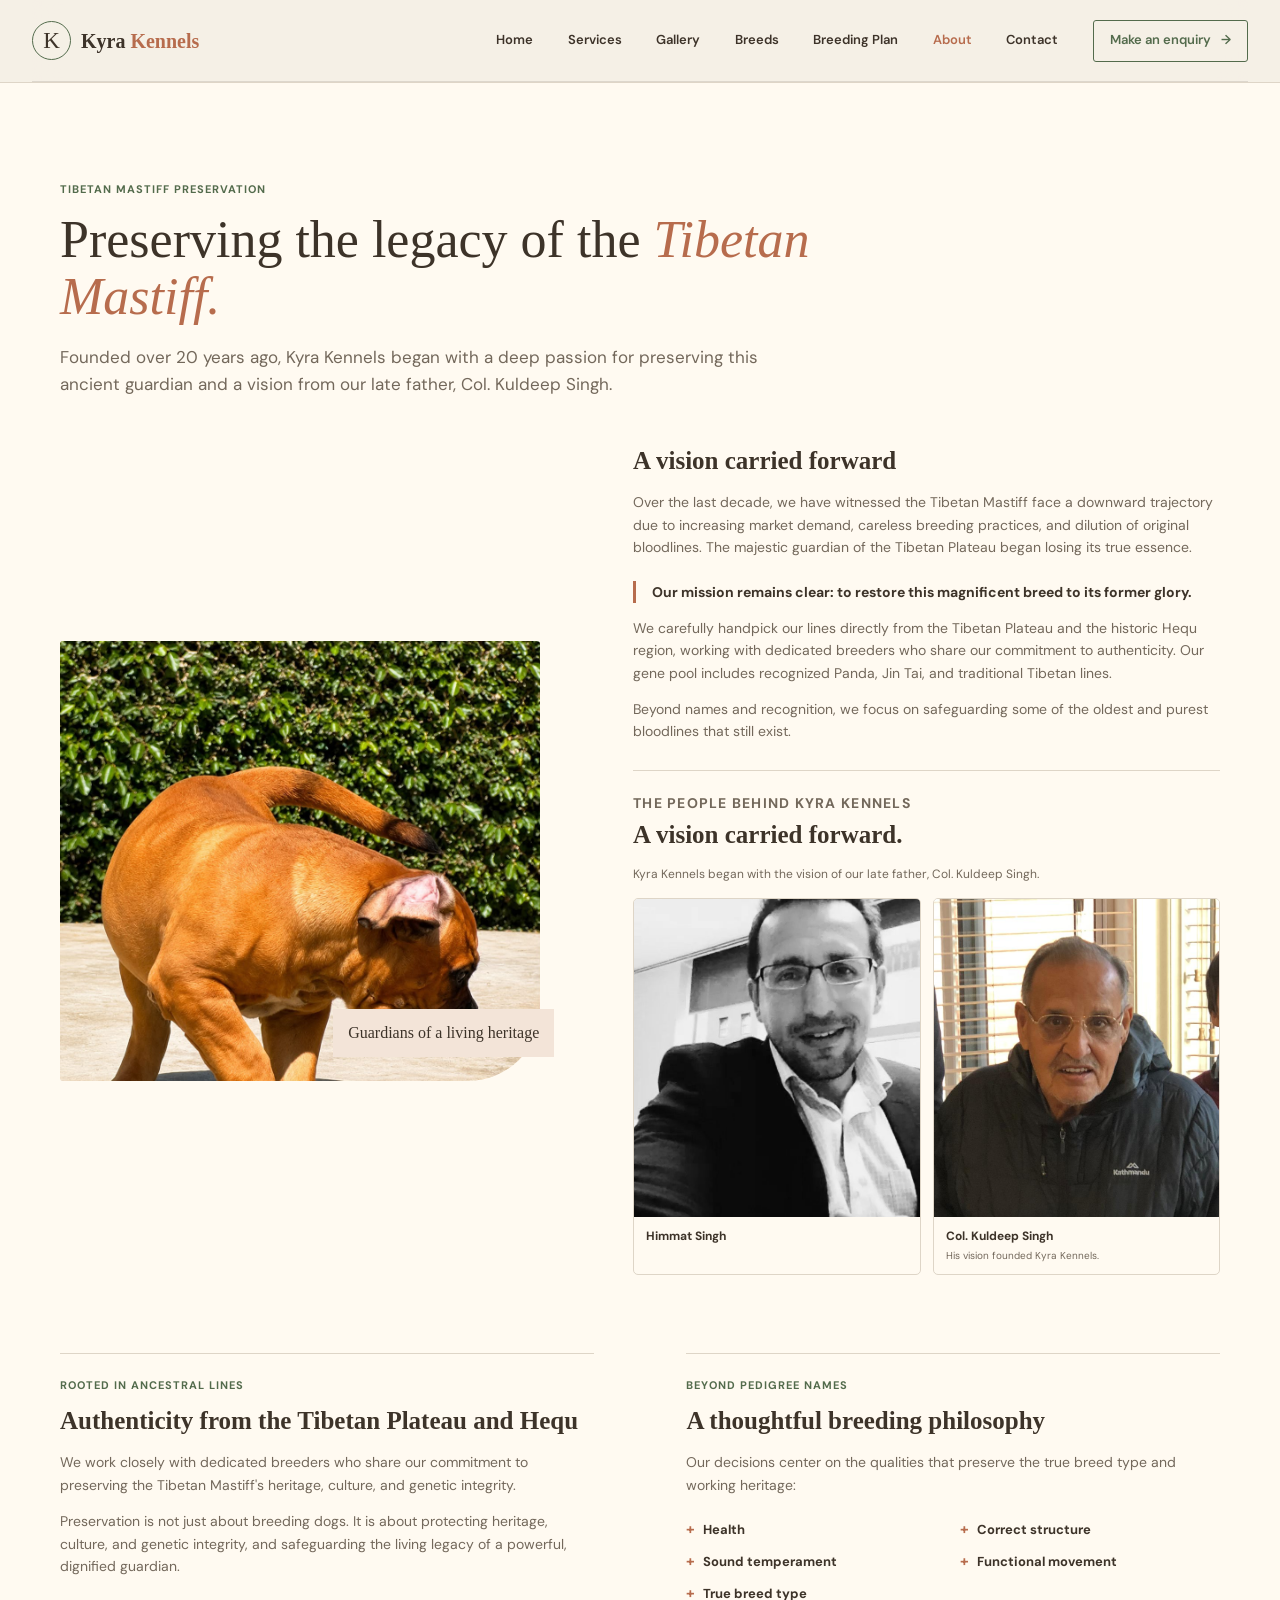
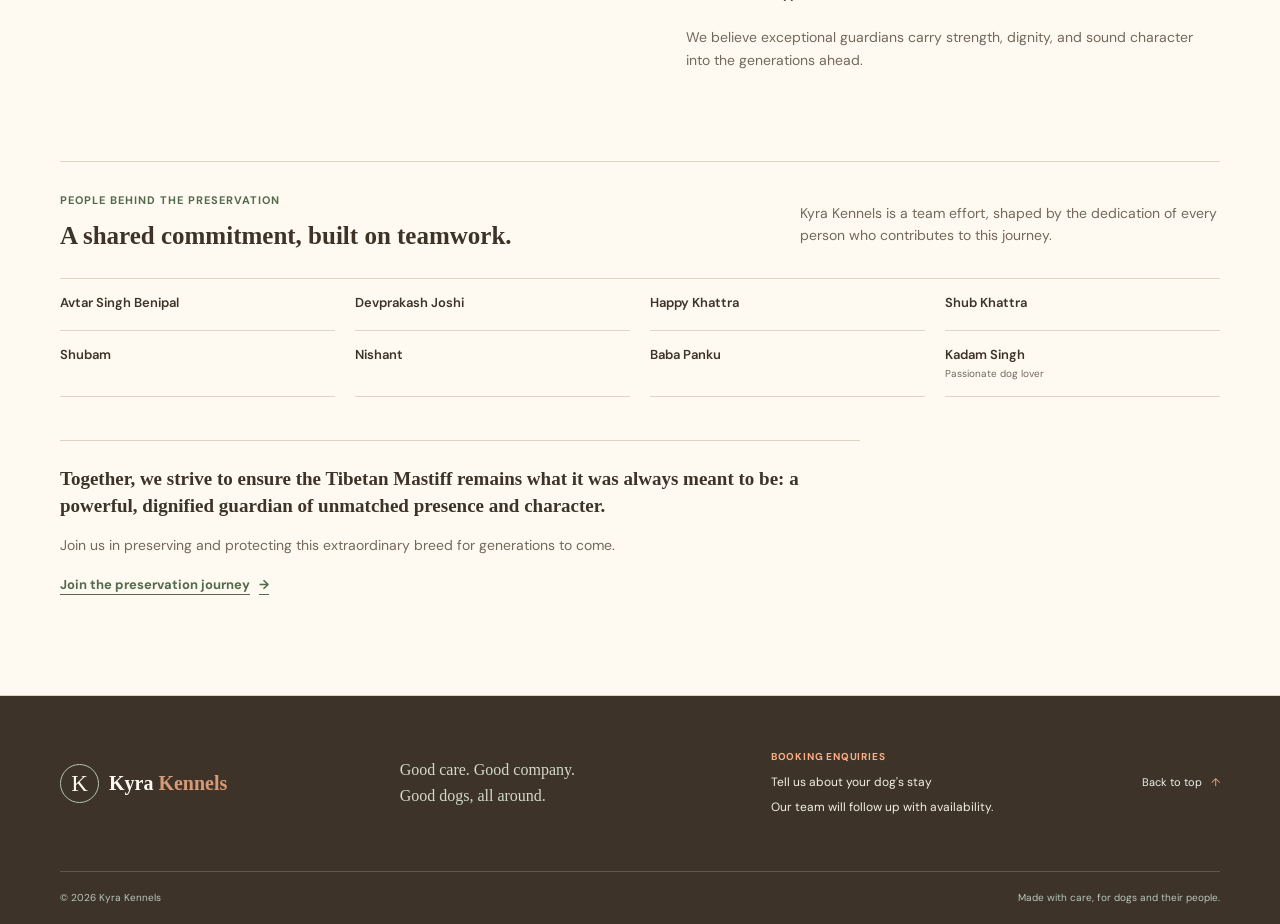
<file: about.html>
<!doctype html>
<html lang="en">
<head>
	<meta charset="utf-8">
	<meta name="viewport" content="width=device-width, initial-scale=1">
	<meta name="theme-color" content="#f6f5ef">
	<meta name="description" content="Discover Kyra Kennels' Tibetan Mastiff preservation work, founder Col. Kuldeep Singh's vision, and our ancestral bloodlines.">
	<title>About Kyra Kennels | Preserving Excellence</title>
	<link rel="preconnect" href="https://fonts.googleapis.com">
	<link rel="preconnect" href="https://fonts.gstatic.com" crossorigin>
	<link href="https://fonts.googleapis.com/css2?family=DM+Sans:wght@400;500;600;700&family=Space+Grotesk:wght@500;600;700&display=swap" rel="stylesheet">
	<link rel="stylesheet" href="styles.css">
	<script src="script.js" defer></script>
</head>
<body>
	<a class="skip-link" href="#main">Skip to content</a>
	<header class="site-header">
		<a class="brand" href="index.html" aria-label="Kyra Kennels home"><span class="brand-mark" aria-hidden="true">K</span><span class="brand-name">Kyra <span>Kennels</span></span></a>
		<button class="menu-toggle" type="button" aria-expanded="false" aria-controls="primary-navigation" aria-label="Open navigation"><span></span><span></span><span></span></button>
		<nav class="primary-navigation" id="primary-navigation" aria-label="Main navigation">
			<a href="index.html">Home</a><a href="services.html">Services</a><a href="gallery.html">Gallery</a><a href="breeds.html">Breeds</a><a href="index.html#breeding-plan">Breeding Plan</a><a href="about.html" aria-current="page">About</a><a href="contact.html">Contact</a>
			<a class="nav-cta" href="contact.html#booking">Make an enquiry <span aria-hidden="true">&rarr;</span></a>
		</nav>
	</header>
	<main id="main">
		<section class="about section-band" id="about" aria-labelledby="about-title">
			<div class="section-wrap">
				<header class="about-intro">
					<p class="eyebrow">Tibetan Mastiff preservation</p>
					<h1 id="about-title">Preserving the legacy of the <em>Tibetan Mastiff.</em></h1>
					<p class="about-lead">Founded over 20 years ago, Kyra Kennels began with a deep passion for preserving this ancient guardian and a vision from our late father, Col. Kuldeep Singh.</p>
				</header>
				<div class="about-layout">
					<figure class="about-photo"><img src="assests/WhatsApp Image 2026-09-26 at 10.16.46.jpeg" alt="A Tibetan Mastiff at Kyra Kennels"><span class="about-photo-label">Guardians of a living heritage</span></figure>
					<div class="about-copy">
						<h2>A vision carried forward</h2>
						<p>Over the last decade, we have witnessed the Tibetan Mastiff face a downward trajectory due to increasing market demand, careless breeding practices, and dilution of original bloodlines. The majestic guardian of the Tibetan Plateau began losing its true essence.</p>
						<p class="about-mission">Our mission remains clear: to restore this magnificent breed to its former glory.</p>
						<p>We carefully handpick our lines directly from the Tibetan Plateau and the historic Hequ region, working with dedicated breeders who share our commitment to authenticity. Our gene pool includes recognized Panda, Jin Tai, and traditional Tibetan lines.</p>
						<p>Beyond names and recognition, we focus on safeguarding some of the oldest and purest bloodlines that still exist.</p>
						<section class="about-portraits" aria-labelledby="founders-title">
							<header class="portrait-heading"><p class="eyebrow">The people behind Kyra Kennels</p><h3 id="founders-title">A vision carried forward.</h3><p>Kyra Kennels began with the vision of our late father, Col. Kuldeep Singh.</p></header>
							<div class="portrait-grid">
								<figure class="portrait-item"><img src="assests/Himmat Singh (1).jpeg" alt="Himmat Singh"><figcaption><strong>Himmat Singh</strong></figcaption></figure>
								<figure class="portrait-item"><img src="assests/Col Kuldeep Singh.jpeg" alt="Col. Kuldeep Singh"><figcaption><strong>Col. Kuldeep Singh</strong><span>His vision founded Kyra Kennels.</span></figcaption></figure>
							</div>
						</section>
					</div>
				</div>
				<div class="about-story-grid">
					<section class="about-story-block" aria-labelledby="bloodlines-title">
						<p class="eyebrow">Rooted in ancestral lines</p><h2 id="bloodlines-title">Authenticity from the Tibetan Plateau and Hequ</h2>
						<p>We work closely with dedicated breeders who share our commitment to preserving the Tibetan Mastiff's heritage, culture, and genetic integrity.</p>
						<p>Preservation is not just about breeding dogs. It is about protecting heritage, culture, and genetic integrity, and safeguarding the living legacy of a powerful, dignified guardian.</p>
					</section>
					<section class="about-story-block" aria-labelledby="philosophy-title">
						<p class="eyebrow">Beyond pedigree names</p><h2 id="philosophy-title">A thoughtful breeding philosophy</h2>
						<p>Our decisions center on the qualities that preserve the true breed type and working heritage:</p>
						<ul class="principles-list"><li>Health</li><li>Correct structure</li><li>Sound temperament</li><li>Functional movement</li><li>True breed type</li></ul>
						<p>We believe exceptional guardians carry strength, dignity, and sound character into the generations ahead.</p>
					</section>
				</div>
				<section class="team-section" aria-labelledby="team-title">
					<header class="team-heading"><div><p class="eyebrow">People behind the preservation</p><h2 id="team-title">A shared commitment, built on teamwork.</h2></div><p>Kyra Kennels is a team effort, shaped by the dedication of every person who contributes to this journey.</p></header>
					<ul class="team-list"><li>Avtar Singh Benipal</li><li>Devprakash Joshi</li><li>Happy Khattra</li><li>Shub Khattra</li><li>Shubam</li><li>Nishant</li><li>Baba Panku</li><li class="team-member-special"><span>Kadam Singh</span><span>Passionate dog lover</span></li></ul>
				</section>
				<div class="about-closing">
					<p>Together, we strive to ensure the Tibetan Mastiff remains what it was always meant to be: a powerful, dignified guardian of unmatched presence and character.</p>
					<p>Join us in preserving and protecting this extraordinary breed for generations to come.</p>
					<a class="text-link" href="contact.html#booking">Join the preservation journey <span aria-hidden="true">&rarr;</span></a>
				</div>
			</div>
		</section>
	</main>
	<footer class="site-footer">
		<div class="section-wrap footer-main">
			<a class="brand footer-brand" href="index.html" aria-label="Kyra Kennels home"><span class="brand-mark" aria-hidden="true">K</span><span class="brand-name">Kyra <span>Kennels</span></span></a>
			<p class="footer-note">Good care. Good company.<br>Good dogs, all around.</p>
			<div class="footer-contact"><p class="footer-label">Booking enquiries</p><a href="contact.html#booking">Tell us about your dog's stay</a><span>Our team will follow up with availability.</span></div>
			<a class="footer-top" href="index.html#home">Back to top <span aria-hidden="true">&uarr;</span></a>
		</div>
		<div class="section-wrap footer-bottom"><span>&copy; <span id="current-year"></span> Kyra Kennels</span><span>Made with care, for dogs and their people.</span></div>
	</footer>
</body>
</html>
</file>
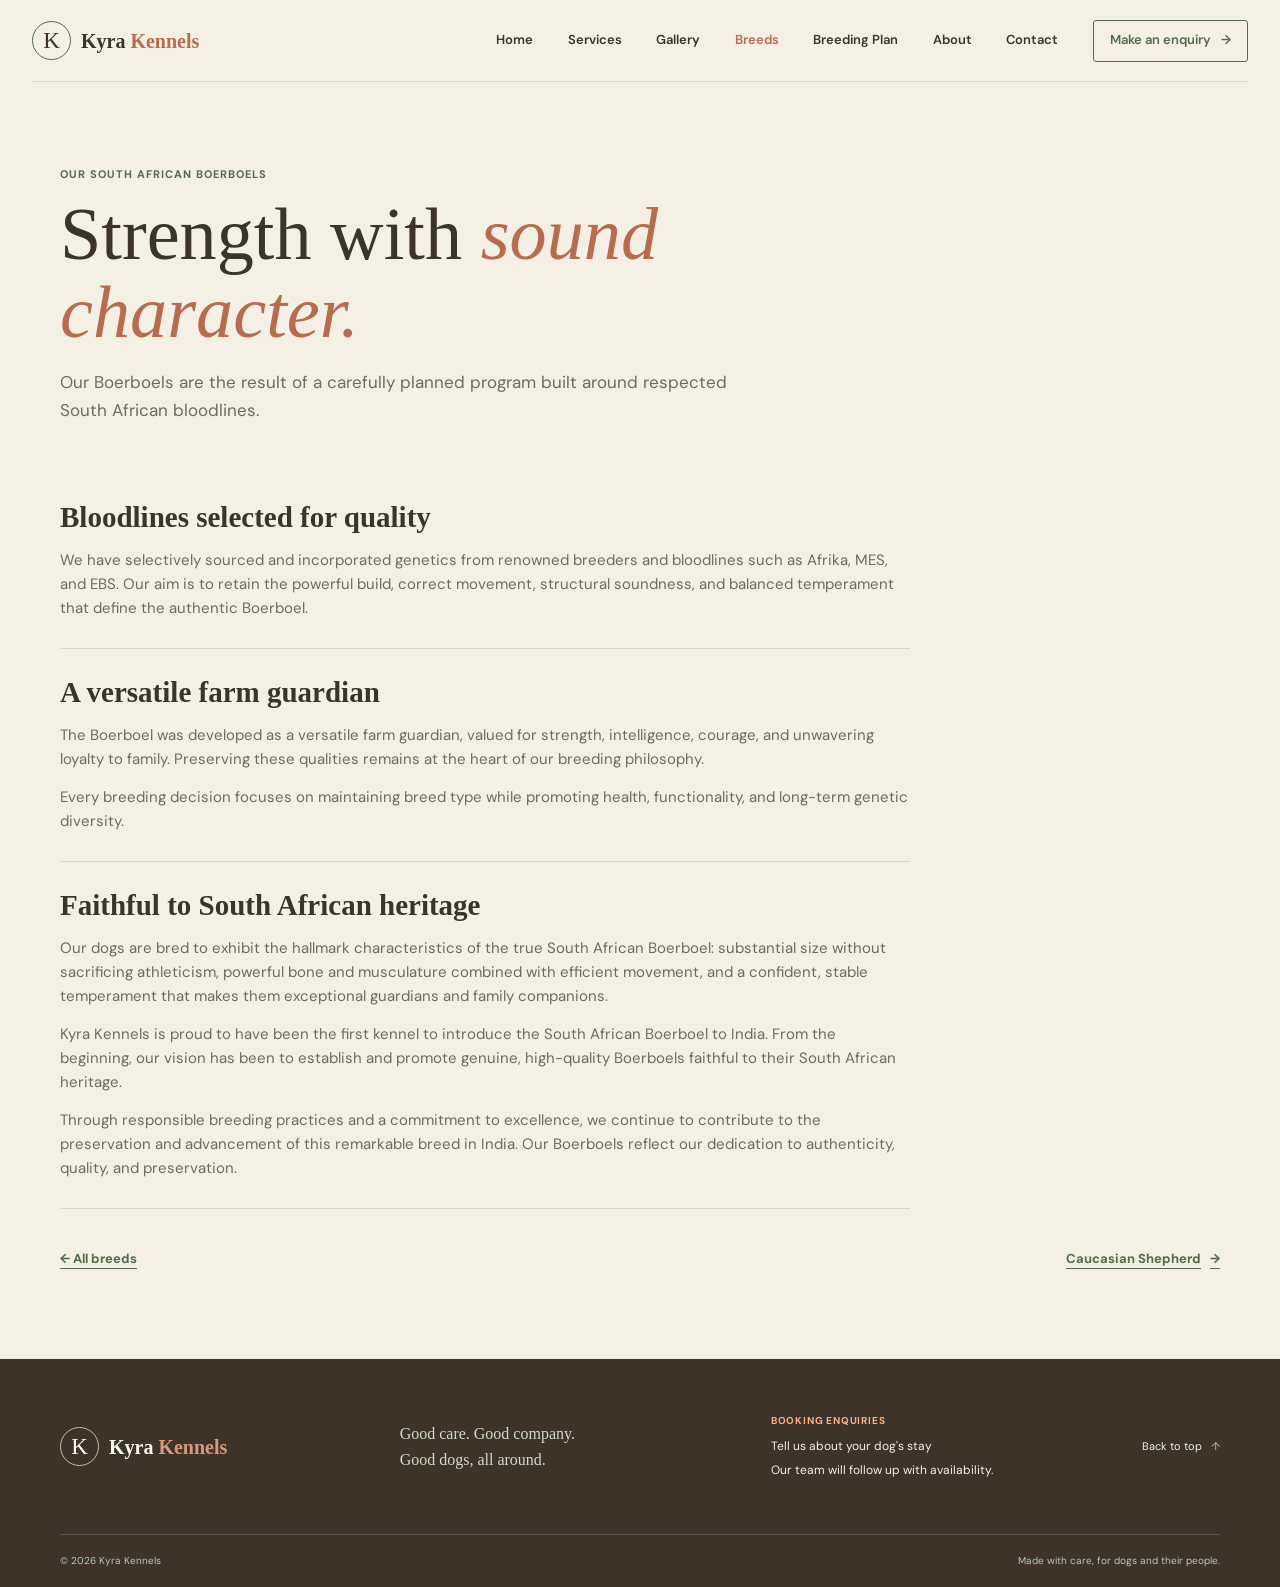
<file: boerboels.html>
<!doctype html>
<html lang="en">
<head>
	<meta charset="utf-8">
	<meta name="viewport" content="width=device-width, initial-scale=1">
	<meta name="theme-color" content="#f6f5ef">
	<meta name="description" content="Learn about Kyra Kennels' South African Boerboel preservation and responsible breeding program.">
	<title>South African Boerboels | Kyra Kennels</title>
	<link rel="preconnect" href="https://fonts.googleapis.com">
	<link rel="preconnect" href="https://fonts.gstatic.com" crossorigin>
	<link href="https://fonts.googleapis.com/css2?family=DM+Sans:wght@400;500;600;700&family=Space+Grotesk:wght@500;600;700&display=swap" rel="stylesheet">
	<link rel="stylesheet" href="styles.css">
	<script src="script.js" defer></script>
</head>
<body>
	<a class="skip-link" href="#main">Skip to content</a>
	<header class="site-header">
		<a class="brand" href="index.html" aria-label="Kyra Kennels home"><span class="brand-mark" aria-hidden="true">K</span><span class="brand-name">Kyra <span>Kennels</span></span></a>
		<button class="menu-toggle" type="button" aria-expanded="false" aria-controls="primary-navigation" aria-label="Open navigation"><span></span><span></span><span></span></button>
		<nav class="primary-navigation" id="primary-navigation" aria-label="Main navigation"><a href="index.html">Home</a><a href="services.html">Services</a><a href="gallery.html">Gallery</a><a href="breeds.html" aria-current="page">Breeds</a><a href="index.html#breeding-plan">Breeding Plan</a><a href="about.html">About</a><a href="contact.html">Contact</a><a class="nav-cta" href="contact.html#booking">Make an enquiry <span aria-hidden="true">&rarr;</span></a></nav>
	</header>
	<main id="main">
		<header class="page-banner section-wrap"><p class="eyebrow">Our South African Boerboels</p><h1>Strength with <em>sound character.</em></h1><p>Our Boerboels are the result of a carefully planned program built around respected South African bloodlines.</p></header>
		<article class="breed-article section-wrap">
			<section class="breed-prose"><h2>Bloodlines selected for quality</h2><p>We have selectively sourced and incorporated genetics from renowned breeders and bloodlines such as Afrika, MES, and EBS. Our aim is to retain the powerful build, correct movement, structural soundness, and balanced temperament that define the authentic Boerboel.</p></section>
			<section class="breed-prose"><h2>A versatile farm guardian</h2><p>The Boerboel was developed as a versatile farm guardian, valued for strength, intelligence, courage, and unwavering loyalty to family. Preserving these qualities remains at the heart of our breeding philosophy.</p><p>Every breeding decision focuses on maintaining breed type while promoting health, functionality, and long-term genetic diversity.</p></section>
			<section class="breed-prose"><h2>Faithful to South African heritage</h2><p>Our dogs are bred to exhibit the hallmark characteristics of the true South African Boerboel: substantial size without sacrificing athleticism, powerful bone and musculature combined with efficient movement, and a confident, stable temperament that makes them exceptional guardians and family companions.</p><p>Kyra Kennels is proud to have been the first kennel to introduce the South African Boerboel to India. From the beginning, our vision has been to establish and promote genuine, high-quality Boerboels faithful to their South African heritage.</p><p>Through responsible breeding practices and a commitment to excellence, we continue to contribute to the preservation and advancement of this remarkable breed in India. Our Boerboels reflect our dedication to authenticity, quality, and preservation.</p></section>
			<div class="breed-page-links"><a class="text-link" href="breeds.html">&larr; All breeds</a><a class="text-link" href="caucasian-shepherds.html">Caucasian Shepherd <span aria-hidden="true">&rarr;</span></a></div>
		</article>
	</main>
	<footer class="site-footer"><div class="section-wrap footer-main"><a class="brand footer-brand" href="index.html" aria-label="Kyra Kennels home"><span class="brand-mark" aria-hidden="true">K</span><span class="brand-name">Kyra <span>Kennels</span></span></a><p class="footer-note">Good care. Good company.<br>Good dogs, all around.</p><div class="footer-contact"><p class="footer-label">Booking enquiries</p><a href="contact.html#booking">Tell us about your dog's stay</a><span>Our team will follow up with availability.</span></div><a class="footer-top" href="index.html#home">Back to top <span aria-hidden="true">&uarr;</span></a></div><div class="section-wrap footer-bottom"><span>&copy; <span id="current-year"></span> Kyra Kennels</span><span>Made with care, for dogs and their people.</span></div></footer>
</body>
</html>
</file>
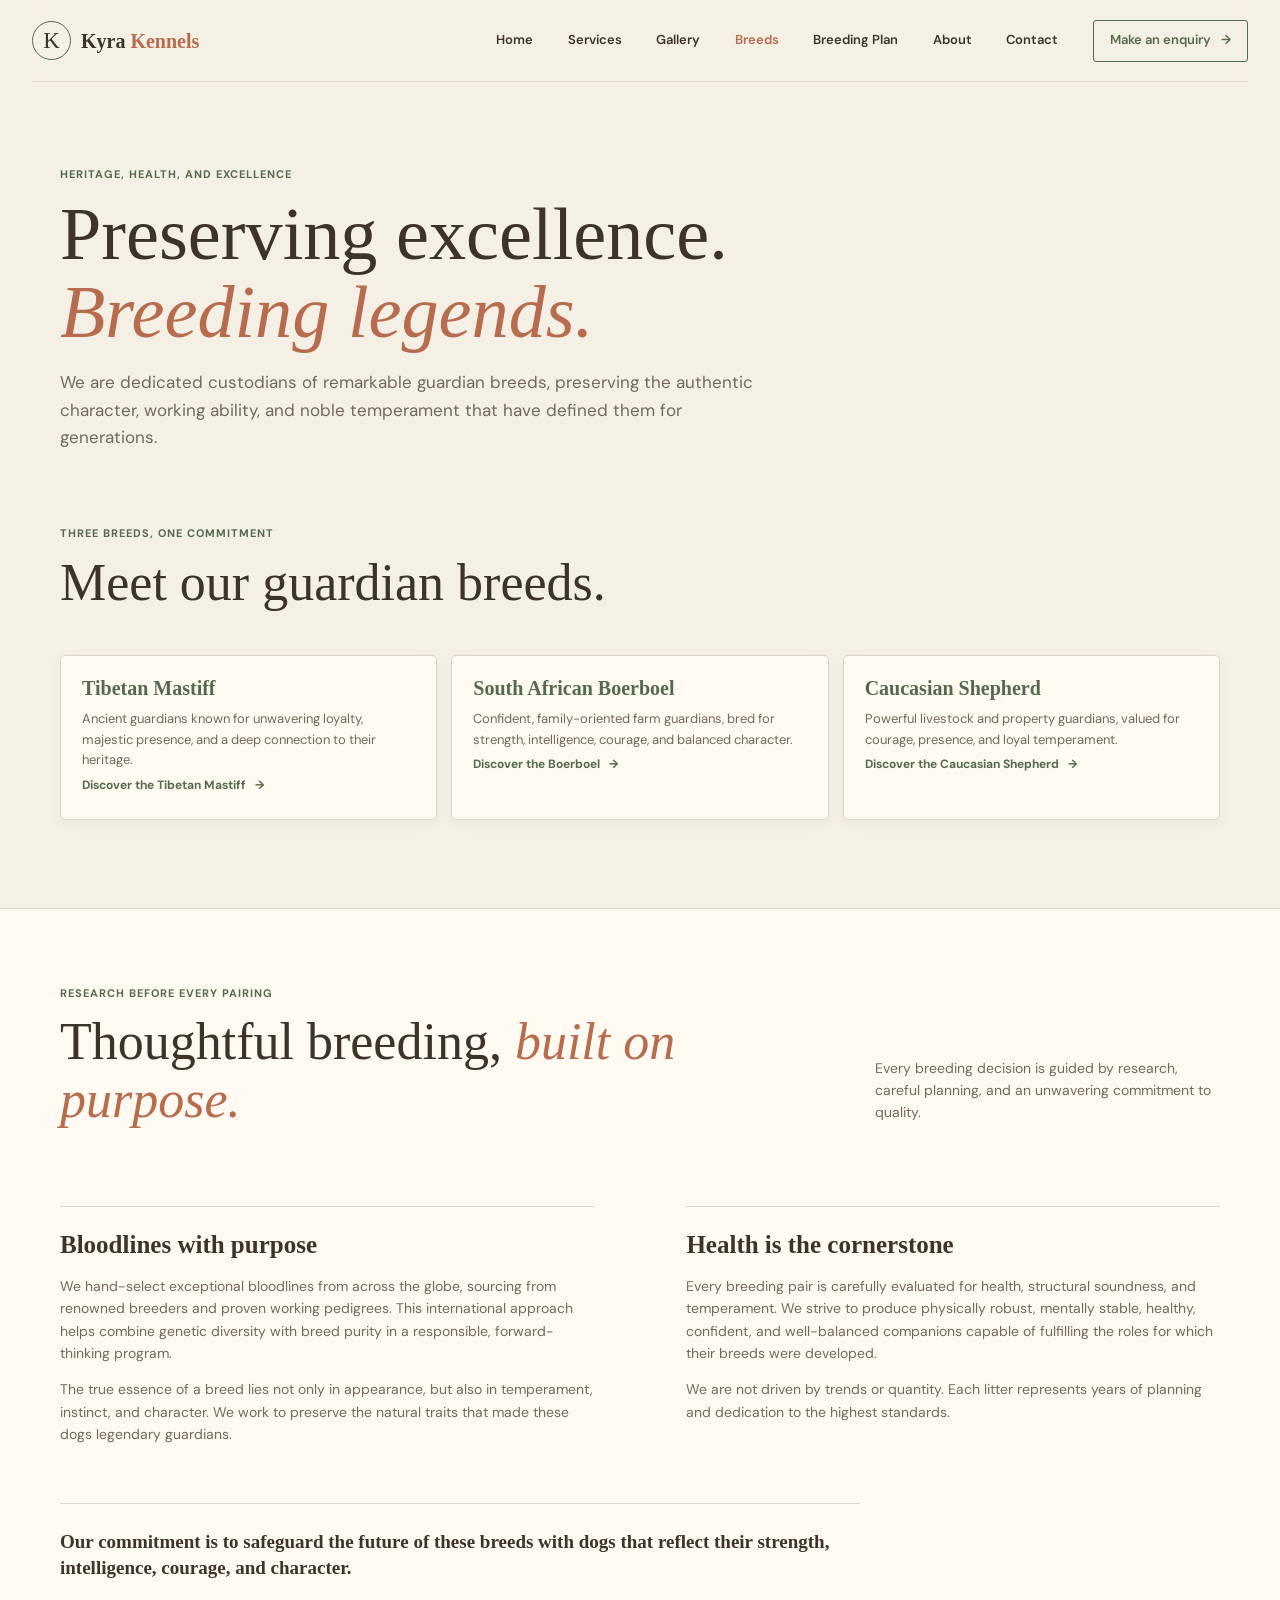
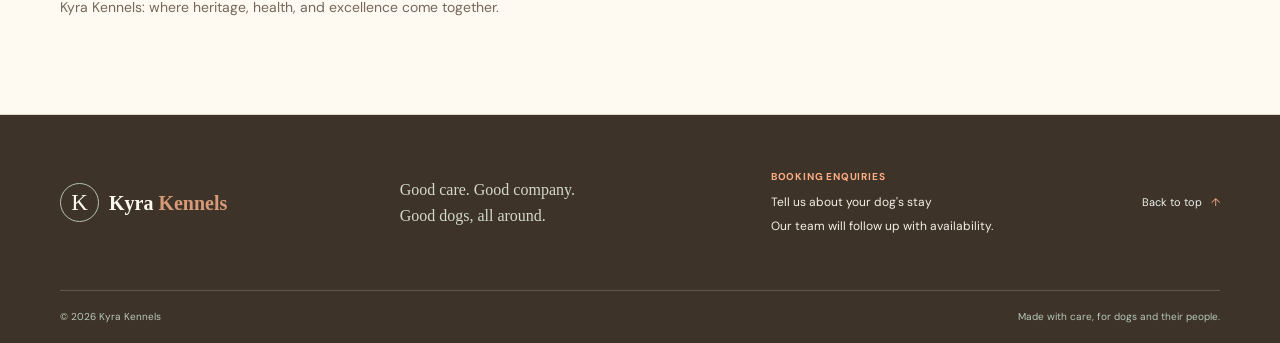
<file: breeds.html>
<!doctype html>
<html lang="en">
<head>
	
	<meta charset="utf-8">
	<meta name="viewport" content="width=device-width, initial-scale=1">
	<meta name="theme-color" content="#f6f5ef">
	<meta name="description" content="Explore Kyra Kennels' preservation programs for Tibetan Mastiffs, South African Boerboels, and Caucasian Shepherds.">
	<title>Our Breeds | Kyra Kennels</title>
	<link rel="preconnect" href="https://fonts.googleapis.com">
	<link rel="preconnect" href="https://fonts.gstatic.com" crossorigin>
	<link href="https://fonts.googleapis.com/css2?family=DM+Sans:wght@400;500;600;700&family=Space+Grotesk:wght@500;600;700&display=swap" rel="stylesheet">
	<link rel="stylesheet" href="styles.css">
	<script src="script.js" defer></script>
</head>
<body>
	<a class="skip-link" href="#main">Skip to content</a>
	<header class="site-header">
		<a class="brand" href="index.html" aria-label="Kyra Kennels home"><span class="brand-mark" aria-hidden="true">K</span><span class="brand-name">Kyra <span>Kennels</span></span></a>
		<button class="menu-toggle" type="button" aria-expanded="false" aria-controls="primary-navigation" aria-label="Open navigation"><span></span><span></span><span></span></button>
		<nav class="primary-navigation" id="primary-navigation" aria-label="Main navigation">
			<a href="index.html">Home</a><a href="services.html">Services</a><a href="gallery.html">Gallery</a><a href="breeds.html" aria-current="page">Breeds</a><a href="index.html#breeding-plan">Breeding Plan</a><a href="about.html">About</a><a href="contact.html">Contact</a>
			<a class="nav-cta" href="contact.html#booking">Make an enquiry <span aria-hidden="true">&rarr;</span></a>
		</nav>
	</header>
	<main id="main">
		<header class="page-banner section-wrap">
			<p class="eyebrow">Heritage, health, and excellence</p>
			<h1>Preserving excellence. <em>Breeding legends.</em></h1>
			<p>We are dedicated custodians of remarkable guardian breeds, preserving the authentic character, working ability, and noble temperament that have defined them for generations.</p>
		</header>
		<section class="breed-index section-wrap" aria-labelledby="breed-index-title">
			<div class="section-heading"><div><p class="eyebrow">Three breeds, one commitment</p><h2 id="breed-index-title">Meet our guardian breeds.</h2></div></div>
			<div class="breed-grid">
				<article class="breed-item"><h3>Tibetan Mastiff</h3><p>Ancient guardians known for unwavering loyalty, majestic presence, and a deep connection to their heritage.</p><a class="service-link" href="tibetan-mastiffs.html">Discover the Tibetan Mastiff <span aria-hidden="true">&rarr;</span></a></article>
				<article class="breed-item"><h3>South African Boerboel</h3><p>Confident, family-oriented farm guardians, bred for strength, intelligence, courage, and balanced character.</p><a class="service-link" href="boerboels.html">Discover the Boerboel <span aria-hidden="true">&rarr;</span></a></article>
				<article class="breed-item"><h3>Caucasian Shepherd</h3><p>Powerful livestock and property guardians, valued for courage, presence, and loyal temperament.</p><a class="service-link" href="caucasian-shepherds.html">Discover the Caucasian Shepherd <span aria-hidden="true">&rarr;</span></a></article>
			</div>
		</section>
		<section class="section-band breed-principles" aria-labelledby="breed-principles-title">
			<div class="section-wrap">
				<div class="section-heading"><div><p class="eyebrow">Research before every pairing</p><h2 id="breed-principles-title">Thoughtful breeding, <em>built on purpose.</em></h2></div><p>Every breeding decision is guided by research, careful planning, and an unwavering commitment to quality.</p></div>
				<div class="about-story-grid">
					<section class="about-story-block"><h3>Bloodlines with purpose</h3><p>We hand-select exceptional bloodlines from across the globe, sourcing from renowned breeders and proven working pedigrees. This international approach helps combine genetic diversity with breed purity in a responsible, forward-thinking program.</p><p>The true essence of a breed lies not only in appearance, but also in temperament, instinct, and character. We work to preserve the natural traits that made these dogs legendary guardians.</p></section>
					<section class="about-story-block"><h3>Health is the cornerstone</h3><p>Every breeding pair is carefully evaluated for health, structural soundness, and temperament. We strive to produce physically robust, mentally stable, healthy, confident, and well-balanced companions capable of fulfilling the roles for which their breeds were developed.</p><p>We are not driven by trends or quantity. Each litter represents years of planning and dedication to the highest standards.</p></section>
				</div>
				<div class="about-closing"><p>Our commitment is to safeguard the future of these breeds with dogs that reflect their strength, intelligence, courage, and character.</p><p>Kyra Kennels: where heritage, health, and excellence come together.</p></div>
			</div>
		</section>
	</main>
	<footer class="site-footer">
		<div class="section-wrap footer-main"><a class="brand footer-brand" href="index.html" aria-label="Kyra Kennels home"><span class="brand-mark" aria-hidden="true">K</span><span class="brand-name">Kyra <span>Kennels</span></span></a><p class="footer-note">Good care. Good company.<br>Good dogs, all around.</p><div class="footer-contact"><p class="footer-label">Booking enquiries</p><a href="contact.html#booking">Tell us about your dog's stay</a><span>Our team will follow up with availability.</span></div><a class="footer-top" href="index.html#home">Back to top <span aria-hidden="true">&uarr;</span></a></div>
		<div class="section-wrap footer-bottom"><span>&copy; <span id="current-year"></span> Kyra Kennels</span><span>Made with care, for dogs and their people.</span></div>
	</footer>
</body>
</html>
</file>
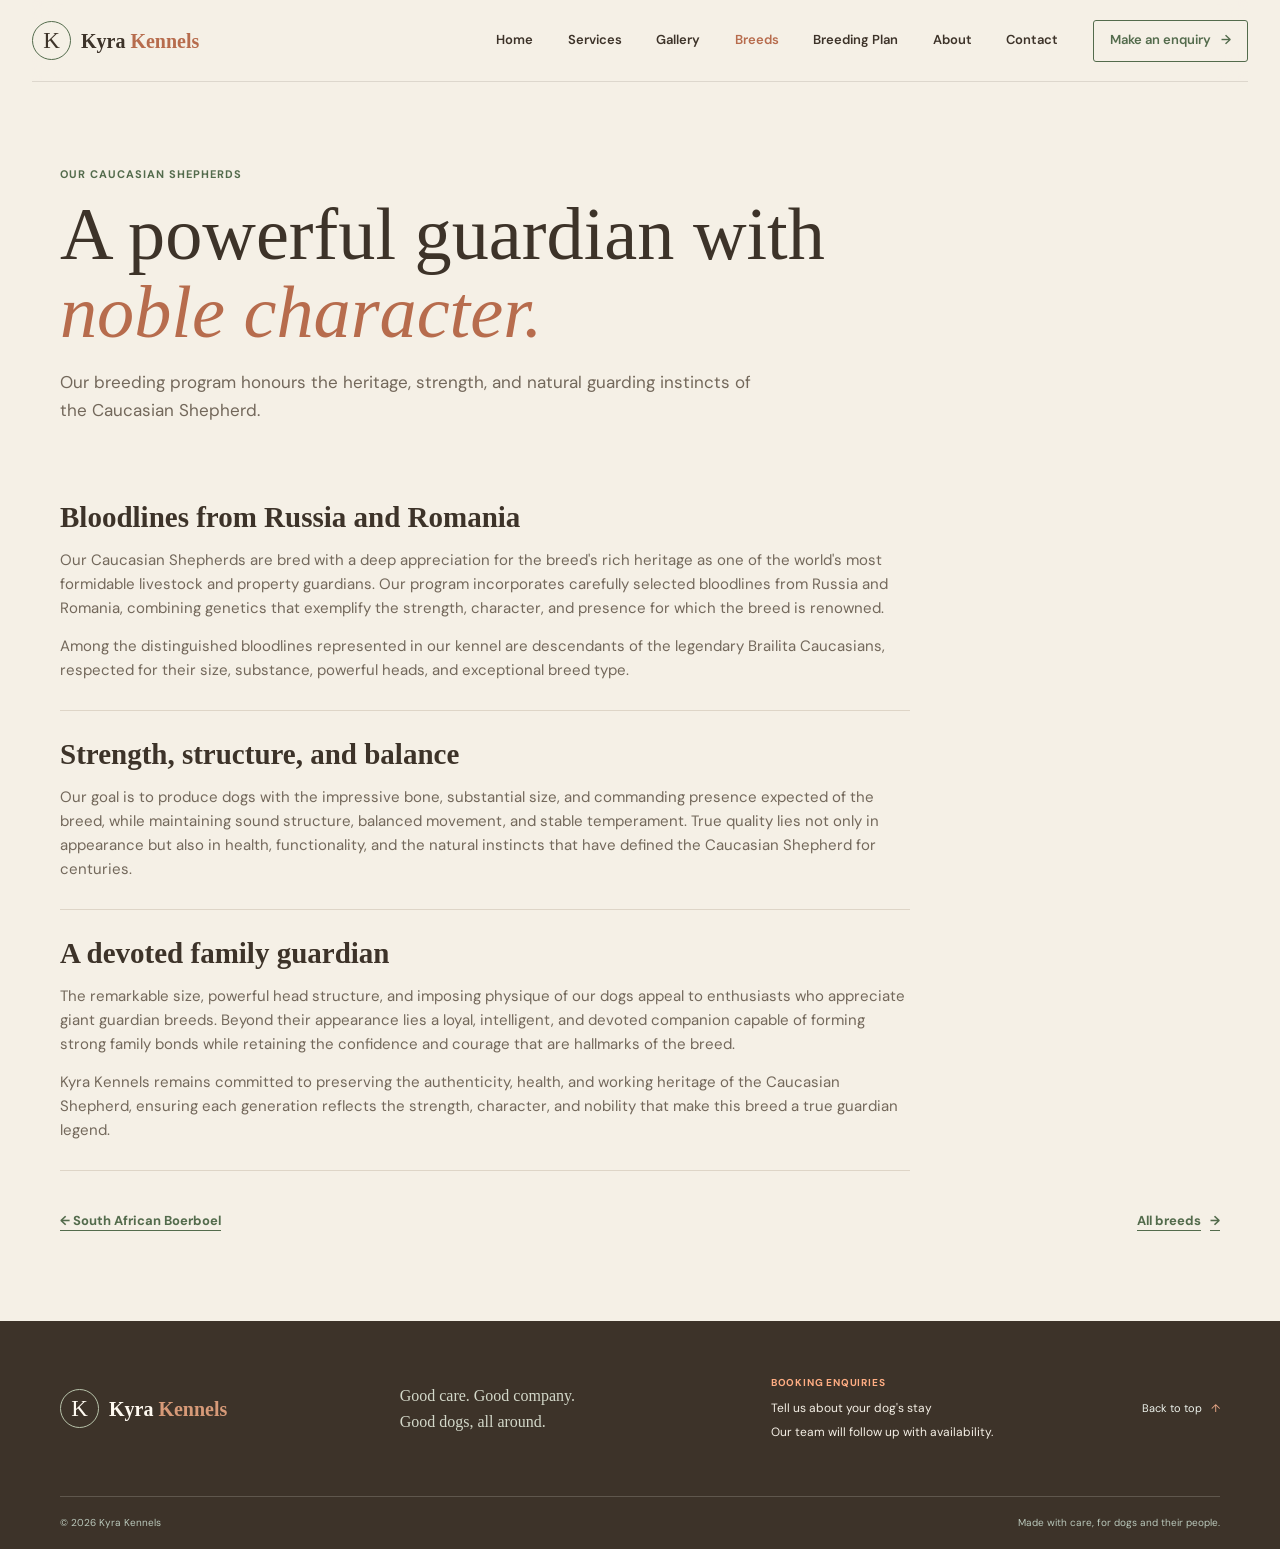
<file: caucasian-shepherds.html>
<!doctype html>
<html lang="en">
<head>
	<meta charset="utf-8">
	<meta name="viewport" content="width=device-width, initial-scale=1">
	<meta name="theme-color" content="#f6f5ef">
	<meta name="description" content="Learn about Kyra Kennels' Caucasian Shepherd bloodlines, structure, temperament, and preservation program.">
	<title>Caucasian Shepherds | Kyra Kennels</title>
	<link rel="preconnect" href="https://fonts.googleapis.com">
	<link rel="preconnect" href="https://fonts.gstatic.com" crossorigin>
	<link href="https://fonts.googleapis.com/css2?family=DM+Sans:wght@400;500;600;700&family=Space+Grotesk:wght@500;600;700&display=swap" rel="stylesheet">
	<link rel="stylesheet" href="styles.css">
	<script src="script.js" defer></script>
</head>
<body>
	<a class="skip-link" href="#main">Skip to content</a>
	<header class="site-header">
		<a class="brand" href="index.html" aria-label="Kyra Kennels home"><span class="brand-mark" aria-hidden="true">K</span><span class="brand-name">Kyra <span>Kennels</span></span></a>
		<button class="menu-toggle" type="button" aria-expanded="false" aria-controls="primary-navigation" aria-label="Open navigation"><span></span><span></span><span></span></button>
		<nav class="primary-navigation" id="primary-navigation" aria-label="Main navigation"><a href="index.html">Home</a><a href="services.html">Services</a><a href="gallery.html">Gallery</a><a href="breeds.html" aria-current="page">Breeds</a><a href="index.html#breeding-plan">Breeding Plan</a><a href="about.html">About</a><a href="contact.html">Contact</a><a class="nav-cta" href="contact.html#booking">Make an enquiry <span aria-hidden="true">&rarr;</span></a></nav>
	</header>
	<main id="main">
		<header class="page-banner section-wrap"><p class="eyebrow">Our Caucasian Shepherds</p><h1>A powerful guardian with <em>noble character.</em></h1><p>Our breeding program honours the heritage, strength, and natural guarding instincts of the Caucasian Shepherd.</p></header>
		<article class="breed-article section-wrap">
			<section class="breed-prose"><h2>Bloodlines from Russia and Romania</h2><p>Our Caucasian Shepherds are bred with a deep appreciation for the breed's rich heritage as one of the world's most formidable livestock and property guardians. Our program incorporates carefully selected bloodlines from Russia and Romania, combining genetics that exemplify the strength, character, and presence for which the breed is renowned.</p><p>Among the distinguished bloodlines represented in our kennel are descendants of the legendary Brailita Caucasians, respected for their size, substance, powerful heads, and exceptional breed type.</p></section>
			<section class="breed-prose"><h2>Strength, structure, and balance</h2><p>Our goal is to produce dogs with the impressive bone, substantial size, and commanding presence expected of the breed, while maintaining sound structure, balanced movement, and stable temperament. True quality lies not only in appearance but also in health, functionality, and the natural instincts that have defined the Caucasian Shepherd for centuries.</p></section>
			<section class="breed-prose"><h2>A devoted family guardian</h2><p>The remarkable size, powerful head structure, and imposing physique of our dogs appeal to enthusiasts who appreciate giant guardian breeds. Beyond their appearance lies a loyal, intelligent, and devoted companion capable of forming strong family bonds while retaining the confidence and courage that are hallmarks of the breed.</p><p>Kyra Kennels remains committed to preserving the authenticity, health, and working heritage of the Caucasian Shepherd, ensuring each generation reflects the strength, character, and nobility that make this breed a true guardian legend.</p></section>
			<div class="breed-page-links"><a class="text-link" href="boerboels.html">&larr; South African Boerboel</a><a class="text-link" href="breeds.html">All breeds <span aria-hidden="true">&rarr;</span></a></div>
		</article>
	</main>
	<footer class="site-footer"><div class="section-wrap footer-main"><a class="brand footer-brand" href="index.html" aria-label="Kyra Kennels home"><span class="brand-mark" aria-hidden="true">K</span><span class="brand-name">Kyra <span>Kennels</span></span></a><p class="footer-note">Good care. Good company.<br>Good dogs, all around.</p><div class="footer-contact"><p class="footer-label">Booking enquiries</p><a href="contact.html#booking">Tell us about your dog's stay</a><span>Our team will follow up with availability.</span></div><a class="footer-top" href="index.html#home">Back to top <span aria-hidden="true">&uarr;</span></a></div><div class="section-wrap footer-bottom"><span>&copy; <span id="current-year"></span> Kyra Kennels</span><span>Made with care, for dogs and their people.</span></div></footer>
</body>
</html>
</file>
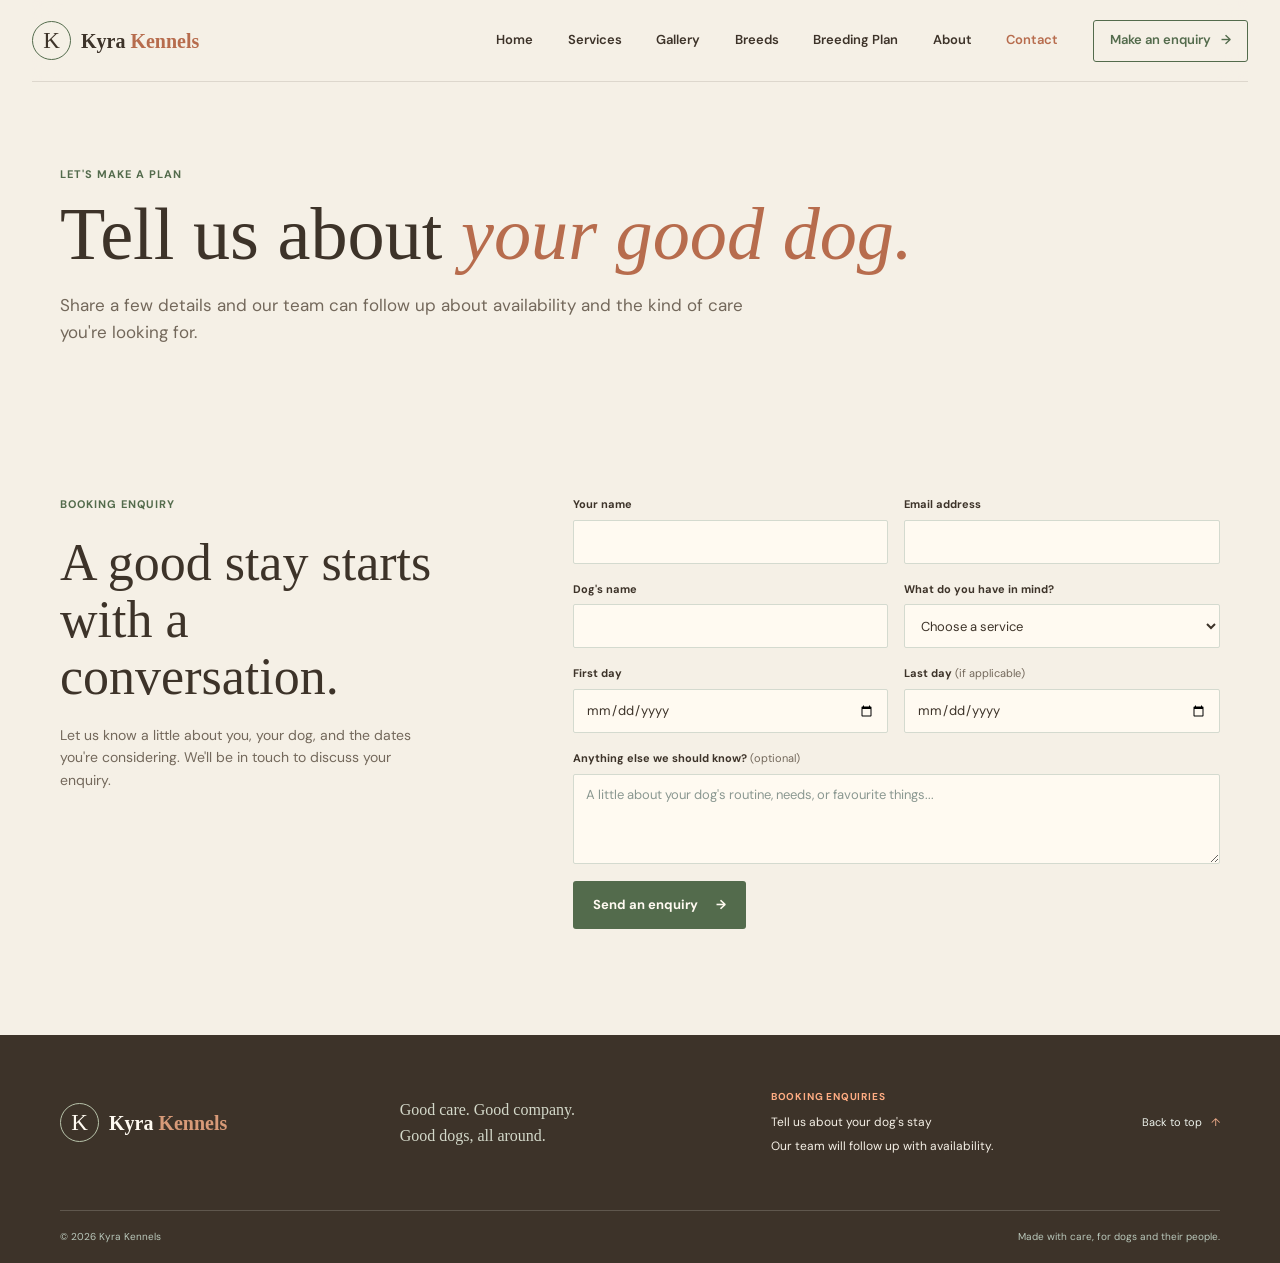
<file: contact.html>
<!doctype html>
<html lang="en">
<head>
	<meta charset="utf-8">
	<meta name="viewport" content="width=device-width, initial-scale=1">
	<meta name="theme-color" content="#f6f5ef">
	<meta name="description" content="Send a booking enquiry to Kyra Kennels about boarding, daycare, or grooming.">
	<title>Contact | Kyra Kennels</title>
	<link rel="preconnect" href="https://fonts.googleapis.com">
	<link rel="preconnect" href="https://fonts.gstatic.com" crossorigin>
	<link href="https://fonts.googleapis.com/css2?family=DM+Sans:wght@400;500;600;700&family=Space+Grotesk:wght@500;600;700&display=swap" rel="stylesheet">
	<link rel="stylesheet" href="styles.css">
	<script src="script.js" defer></script>
</head>
<body>
	<a class="skip-link" href="#main">Skip to content</a>
	<header class="site-header">
		<a class="brand" href="index.html" aria-label="Kyra Kennels home"><span class="brand-mark" aria-hidden="true">K</span><span class="brand-name">Kyra <span>Kennels</span></span></a>
		<button class="menu-toggle" type="button" aria-expanded="false" aria-controls="primary-navigation" aria-label="Open navigation"><span></span><span></span><span></span></button>
		<nav class="primary-navigation" id="primary-navigation" aria-label="Main navigation">
			<a href="index.html">Home</a><a href="services.html">Services</a><a href="gallery.html">Gallery</a><a href="breeds.html">Breeds</a><a href="index.html#breeding-plan">Breeding Plan</a><a href="about.html">About</a><a href="contact.html" aria-current="page">Contact</a>
			<a class="nav-cta" href="#booking">Make an enquiry <span aria-hidden="true">&rarr;</span></a>
		</nav>
	</header>
	<main id="main">
		<header class="page-banner section-wrap">
			<p class="eyebrow">Let's make a plan</p>
			<h1>Tell us about <em>your good dog.</em></h1>
			<p>Share a few details and our team can follow up about availability and the kind of care you're looking for.</p>
		</header>
		<section class="booking section-wrap" id="booking" aria-labelledby="booking-title">
			<div class="booking-copy">
				<p class="eyebrow">Booking enquiry</p>
				<h2 id="booking-title">A good stay starts with a conversation.</h2>
				<p>Let us know a little about you, your dog, and the dates you're considering. We'll be in touch to discuss your enquiry.</p>
			</div>
			<form class="booking-form" id="booking-form">
				<div class="form-row">
					<div class="form-field"><label for="owner-name">Your name</label><input id="owner-name" name="ownerName" type="text" autocomplete="name" required></div>
					<div class="form-field"><label for="email">Email address</label><input id="email" name="email" type="email" autocomplete="email" required></div>
				</div>
				<div class="form-row">
					<div class="form-field"><label for="dog-name">Dog's name</label><input id="dog-name" name="dogName" type="text" required></div>
					<div class="form-field"><label for="service">What do you have in mind?</label><select id="service" name="service" required><option value="" disabled selected>Choose a service</option><option value="boarding">Overnight boarding</option><option value="daycare">Daycare</option><option value="grooming">Grooming</option></select></div>
				</div>
				<div class="form-row">
					<div class="form-field"><label for="start-date">First day</label><input id="start-date" name="startDate" type="date" required></div>
					<div class="form-field"><label for="end-date">Last day <span>(if applicable)</span></label><input id="end-date" name="endDate" type="date"></div>
				</div>
				<div class="form-field"><label for="message">Anything else we should know? <span>(optional)</span></label><textarea id="message" name="message" rows="3" placeholder="A little about your dog's routine, needs, or favourite things..."></textarea></div>
				<div class="form-submit-row"><button class="button button-primary" type="submit">Send an enquiry <span aria-hidden="true">&rarr;</span></button><p class="form-status" id="form-status" role="status" aria-live="polite"></p></div>
			</form>
		</section>
	</main>
	<footer class="site-footer">
		<div class="section-wrap footer-main">
			<a class="brand footer-brand" href="index.html" aria-label="Kyra Kennels home"><span class="brand-mark" aria-hidden="true">K</span><span class="brand-name">Kyra <span>Kennels</span></span></a>
			<p class="footer-note">Good care. Good company.<br>Good dogs, all around.</p>
			<div class="footer-contact"><p class="footer-label">Booking enquiries</p><a href="#booking">Tell us about your dog's stay</a><span>Our team will follow up with availability.</span></div>
			<a class="footer-top" href="index.html#home">Back to top <span aria-hidden="true">&uarr;</span></a>
		</div>
		<div class="section-wrap footer-bottom"><span>&copy; <span id="current-year"></span> Kyra Kennels</span><span>Made with care, for dogs and their people.</span></div>
	</footer>
</body>
</html>
</file>
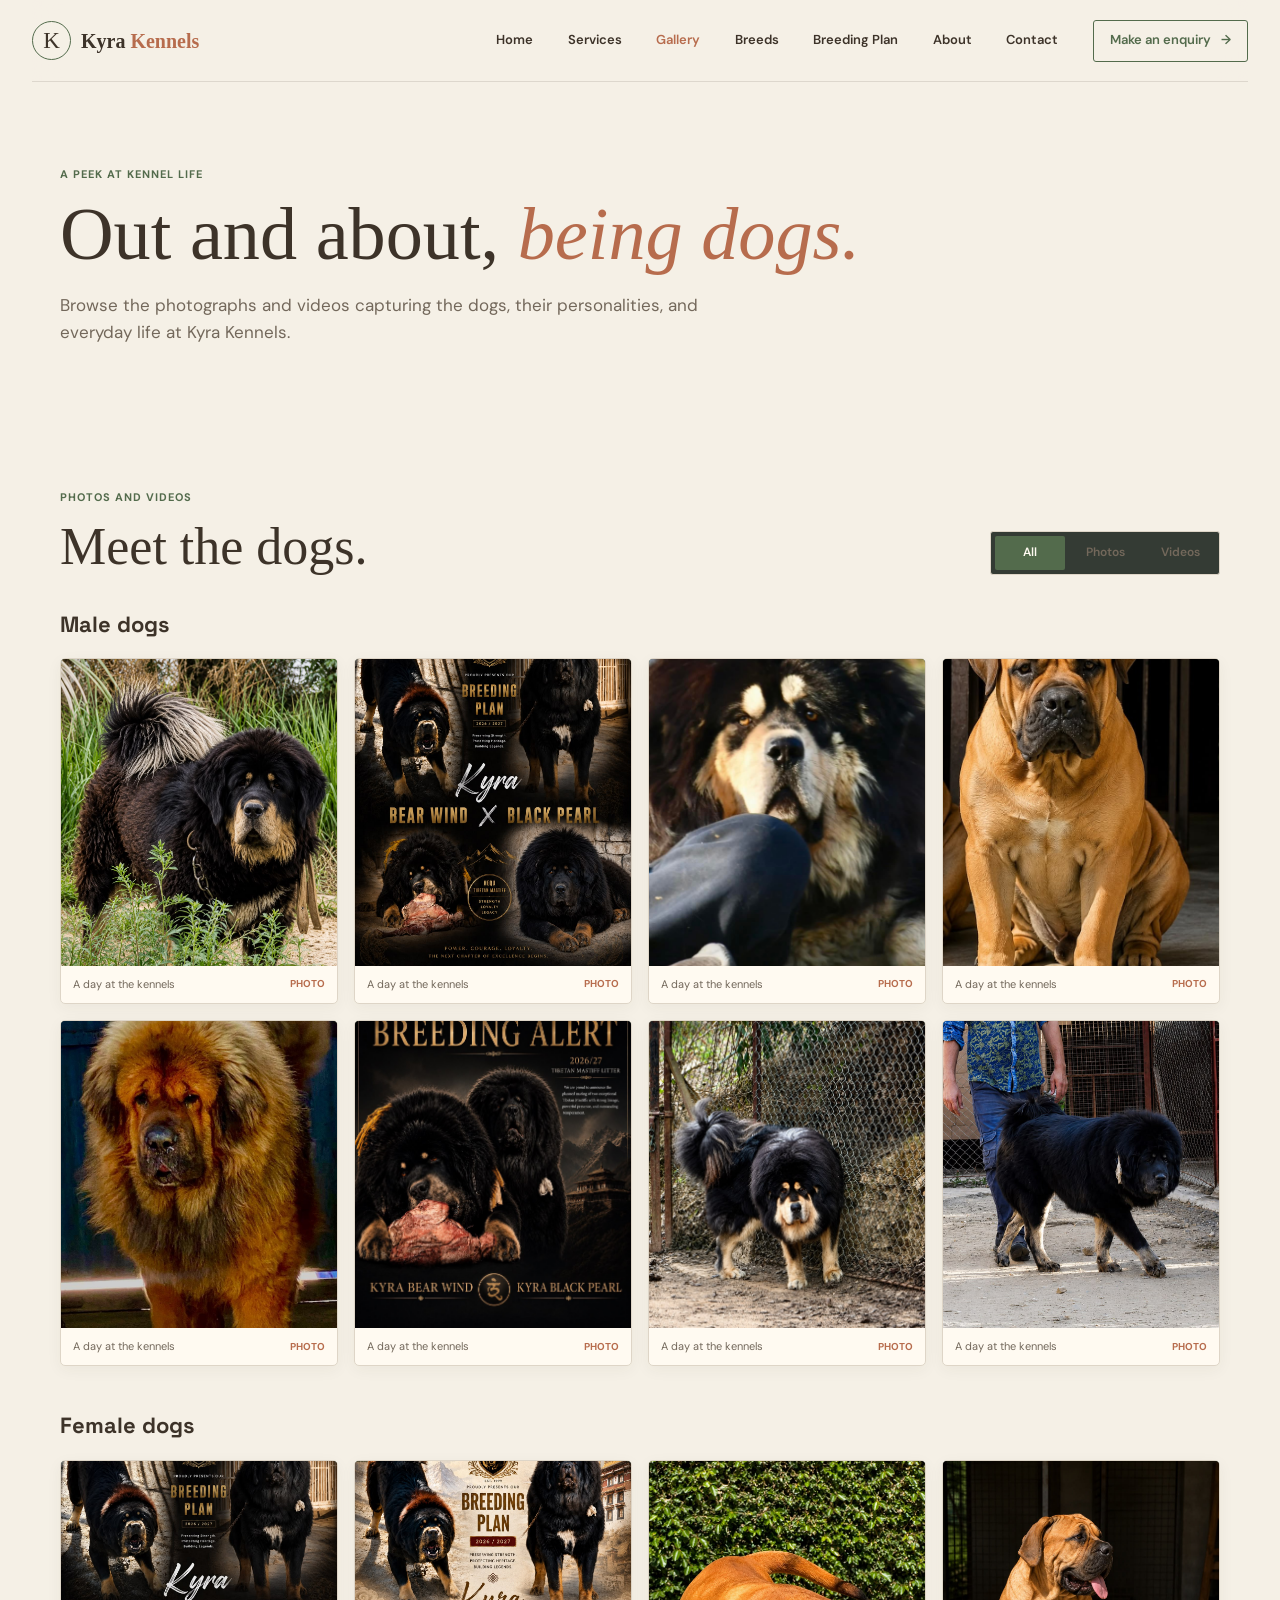
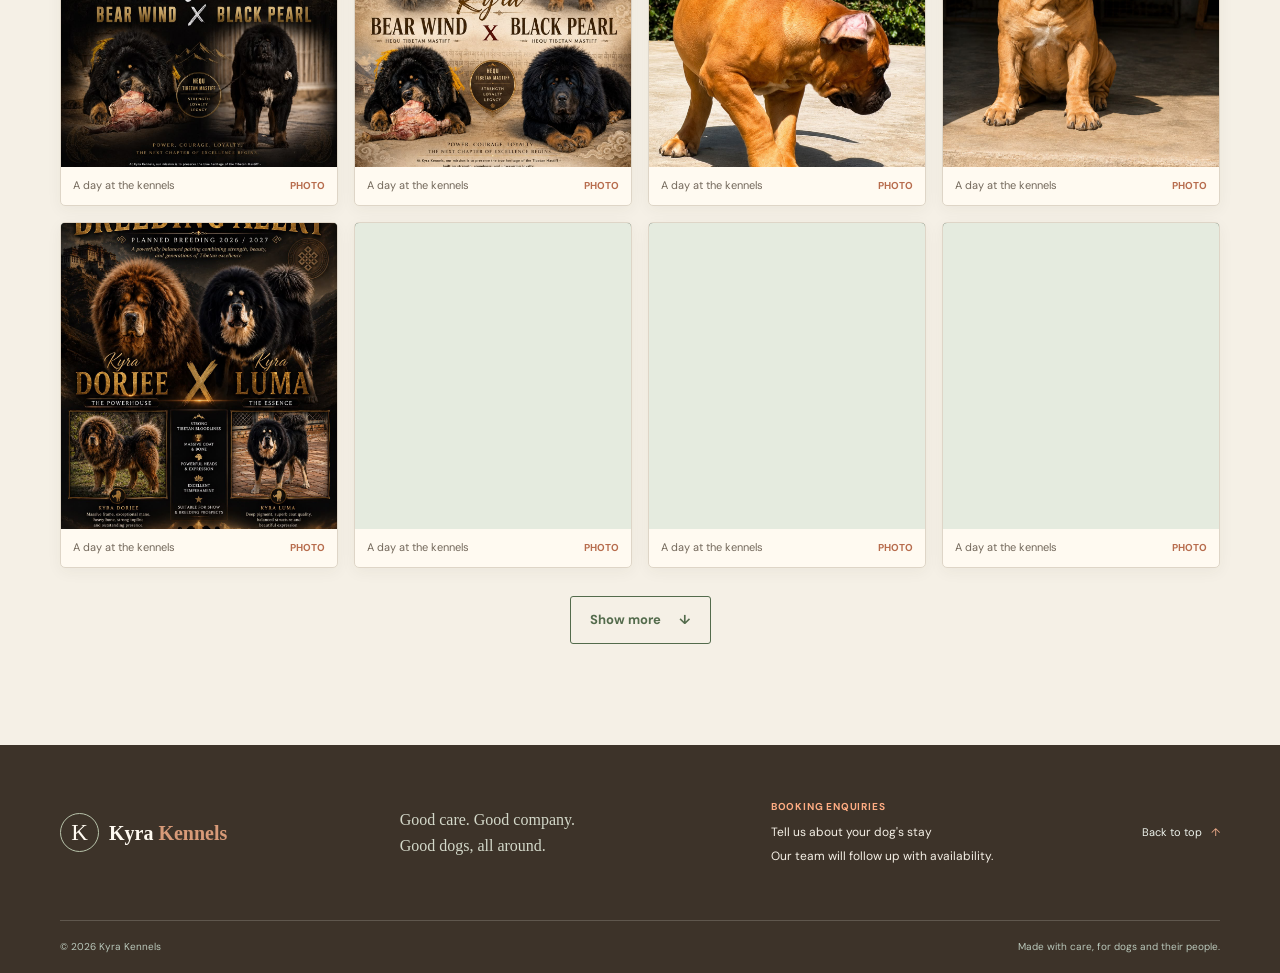
<file: gallery.html>
<!doctype html>
<html lang="en">
<head>
	<meta charset="utf-8">
	<meta name="viewport" content="width=device-width, initial-scale=1">
	<meta name="theme-color" content="#f6f5ef">
	<meta name="description" content="Photos and videos from life with the dogs at Kyra Kennels.">
	<title>Gallery | Kyra Kennels</title>
	<link rel="preconnect" href="https://fonts.googleapis.com">
	<link rel="preconnect" href="https://fonts.gstatic.com" crossorigin>
	<link href="https://fonts.googleapis.com/css2?family=DM+Sans:wght@400;500;600;700&family=Space+Grotesk:wght@500;600;700&display=swap" rel="stylesheet">
	<link rel="stylesheet" href="styles.css">
	<script src="script.js" defer></script>
</head>
<body>
	<a class="skip-link" href="#main">Skip to content</a>
	<header class="site-header">
		<a class="brand" href="index.html" aria-label="Kyra Kennels home"><span class="brand-mark" aria-hidden="true">K</span><span class="brand-name">Kyra <span>Kennels</span></span></a>
		<button class="menu-toggle" type="button" aria-expanded="false" aria-controls="primary-navigation" aria-label="Open navigation"><span></span><span></span><span></span></button>
		<nav class="primary-navigation" id="primary-navigation" aria-label="Main navigation">
			<a href="index.html">Home</a><a href="services.html">Services</a><a href="gallery.html" aria-current="page">Gallery</a><a href="breeds.html">Breeds</a><a href="index.html#breeding-plan">Breeding Plan</a><a href="about.html">About</a><a href="contact.html">Contact</a>
			<a class="nav-cta" href="contact.html#booking">Make an enquiry <span aria-hidden="true">&rarr;</span></a>
		</nav>
	</header>
	<main id="main">
		<header class="page-banner section-wrap">
			<p class="eyebrow">A peek at kennel life</p>
			<h1>Out and about, <em>being dogs.</em></h1>
			<p>Browse the photographs and videos capturing the dogs, their personalities, and everyday life at Kyra Kennels.</p>
		</header>
		<section class="gallery section-wrap" id="gallery" aria-label="Kennel photo and video gallery">
			<div class="section-heading gallery-heading">
				<div><p class="eyebrow">Photos and videos</p><h2>Meet the dogs.</h2></div>
				<div class="gallery-filters" role="group" aria-label="Filter gallery media">
					<button class="filter-button is-active" type="button" data-filter="all" aria-pressed="true">All</button>
					<button class="filter-button" type="button" data-filter="photo" aria-pressed="false">Photos</button>
					<button class="filter-button" type="button" data-filter="video" aria-pressed="false">Videos</button>
				</div>
			</div>
			<section class="gallery-gender-section" aria-labelledby="male-gallery-title">
				<h3 id="male-gallery-title">Male dogs</h3>
				<div class="gallery-grid" data-gallery-grid data-gallery-gender="male" aria-live="polite" aria-busy="true"></div>
			</section>
			<section class="gallery-gender-section" aria-labelledby="female-gallery-title">
				<h3 id="female-gallery-title">Female dogs</h3>
				<div class="gallery-grid" data-gallery-grid data-gallery-gender="female" aria-live="polite" aria-busy="true"></div>
			</section>
			<button class="button button-outline gallery-more" id="gallery-more" type="button">Show more <span aria-hidden="true">&darr;</span></button>
			<dialog class="media-dialog" id="media-dialog" aria-labelledby="media-dialog-title">
				<div class="media-dialog-bar"><p id="media-dialog-title">Gallery</p><button class="media-dialog-close" id="media-dialog-close" type="button" aria-label="Close media viewer">&times;</button></div>
				<div class="media-dialog-content" id="media-dialog-content"></div>
				<div class="media-dialog-controls"><button class="viewer-control" id="media-previous" type="button">&larr; Previous</button><span id="media-counter" aria-live="polite"></span><button class="viewer-control" id="media-next" type="button">Next &rarr;</button></div>
			</dialog>
			<noscript><p class="noscript-note">Turn on JavaScript to browse the kennel photo and video gallery.</p></noscript>
		</section>
	</main>
	<footer class="site-footer">
		<div class="section-wrap footer-main">
			<a class="brand footer-brand" href="index.html" aria-label="Kyra Kennels home"><span class="brand-mark" aria-hidden="true">K</span><span class="brand-name">Kyra <span>Kennels</span></span></a>
			<p class="footer-note">Good care. Good company.<br>Good dogs, all around.</p>
			<div class="footer-contact"><p class="footer-label">Booking enquiries</p><a href="contact.html#booking">Tell us about your dog's stay</a><span>Our team will follow up with availability.</span></div>
			<a class="footer-top" href="index.html#home">Back to top <span aria-hidden="true">&uarr;</span></a>
		</div>
		<div class="section-wrap footer-bottom"><span>&copy; <span id="current-year"></span> Kyra Kennels</span><span>Made with care, for dogs and their people.</span></div>
	</footer>
</body>
</html>
</file>
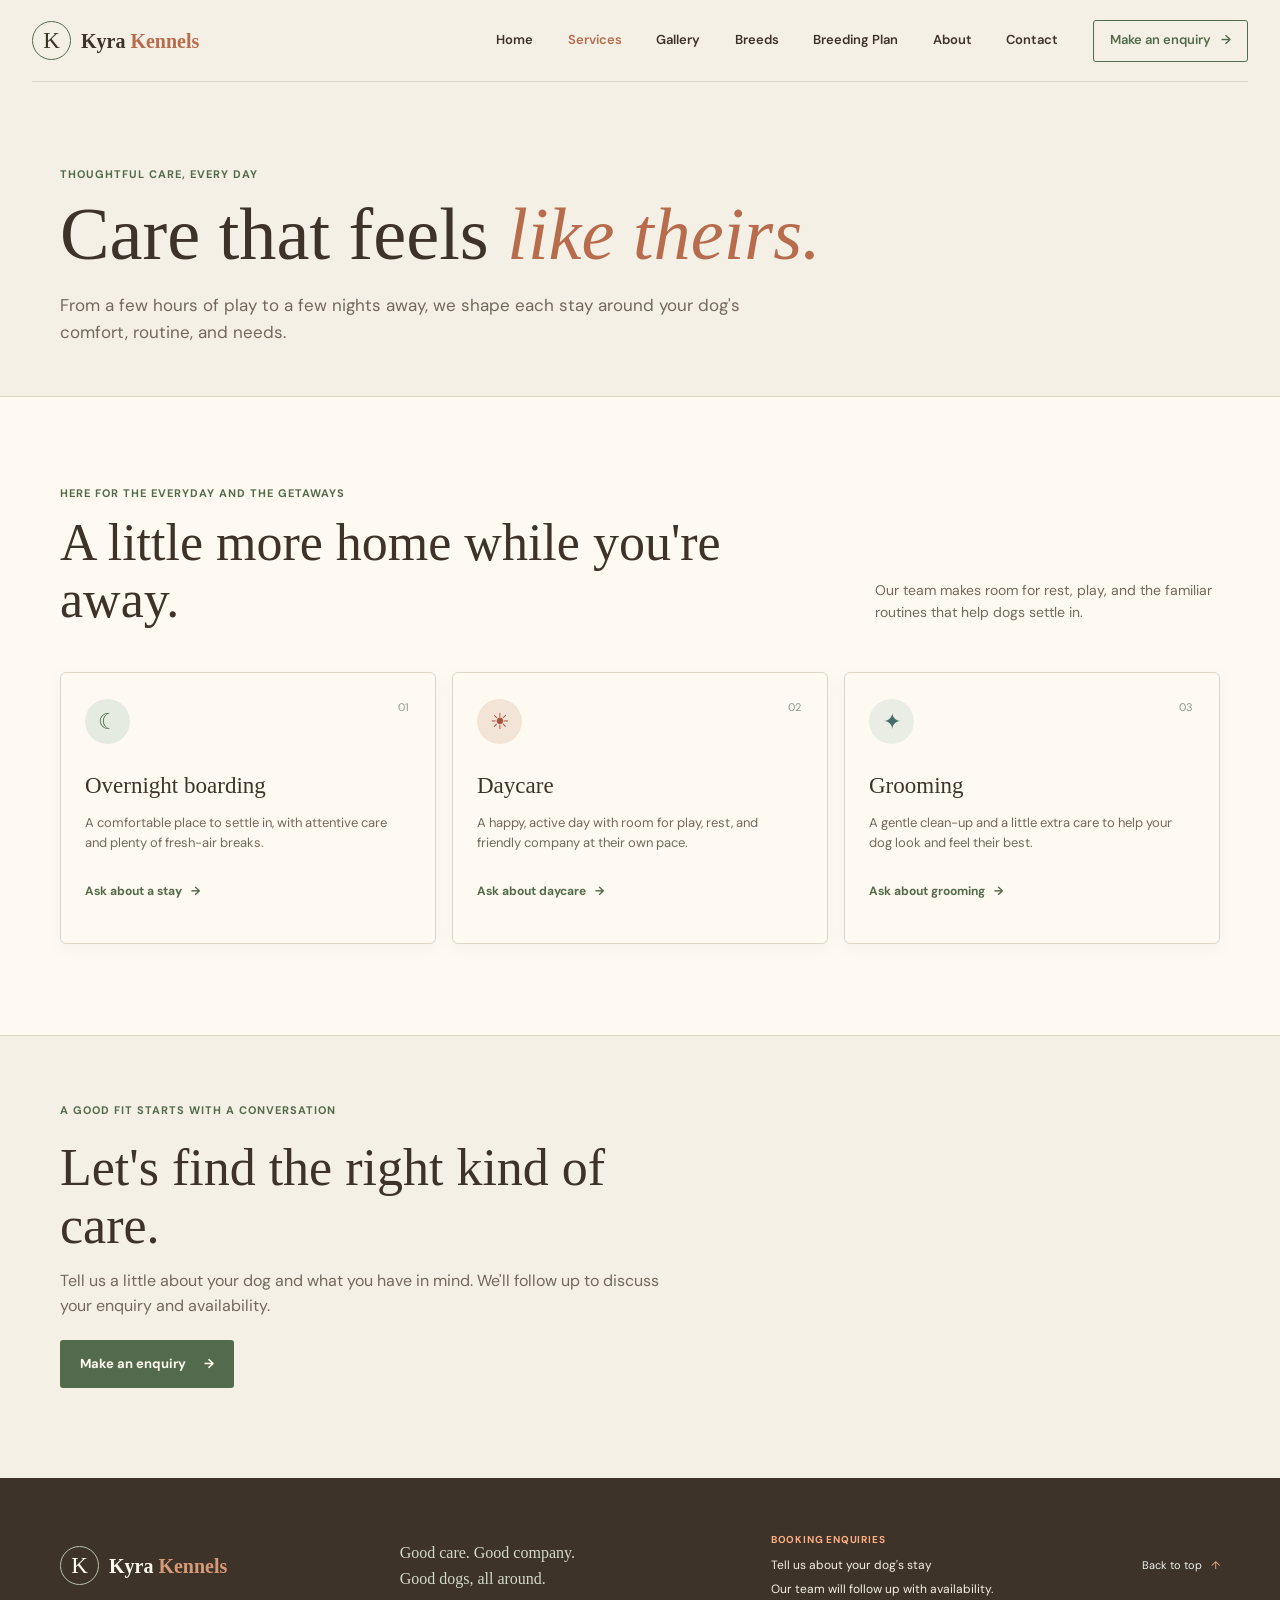
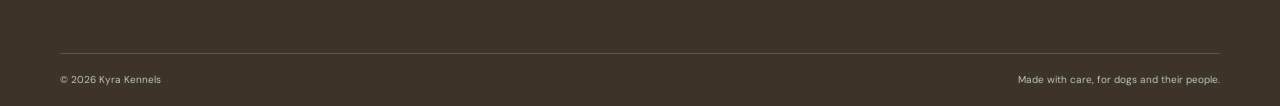
<file: services.html>
<!doctype html>
<html lang="en">
<head>
	<meta charset="utf-8">
	<meta name="viewport" content="width=device-width, initial-scale=1">
	<meta name="theme-color" content="#f6f5ef">
	<meta name="description" content="Explore overnight boarding, daycare, and grooming at Kyra Kennels.">
	<title>Services | Kyra Kennels</title>
	<link rel="preconnect" href="https://fonts.googleapis.com">
	<link rel="preconnect" href="https://fonts.gstatic.com" crossorigin>
	<link href="https://fonts.googleapis.com/css2?family=DM+Sans:wght@400;500;600;700&family=Space+Grotesk:wght@500;600;700&display=swap" rel="stylesheet">
	<link rel="stylesheet" href="styles.css">
	<script src="script.js" defer></script>
</head>
<body>
	<a class="skip-link" href="#main">Skip to content</a>
	<header class="site-header">
		<a class="brand" href="index.html" aria-label="Kyra Kennels home"><span class="brand-mark" aria-hidden="true">K</span><span class="brand-name">Kyra <span>Kennels</span></span></a>
		<button class="menu-toggle" type="button" aria-expanded="false" aria-controls="primary-navigation" aria-label="Open navigation"><span></span><span></span><span></span></button>
		<nav class="primary-navigation" id="primary-navigation" aria-label="Main navigation">
			<a href="index.html">Home</a><a href="services.html" aria-current="page">Services</a><a href="gallery.html">Gallery</a><a href="breeds.html">Breeds</a><a href="index.html#breeding-plan">Breeding Plan</a><a href="about.html">About</a><a href="contact.html">Contact</a>
			<a class="nav-cta" href="contact.html#booking">Make an enquiry <span aria-hidden="true">&rarr;</span></a>
		</nav>
	</header>
	<main id="main">
		<header class="page-banner section-wrap">
			<p class="eyebrow">Thoughtful care, every day</p>
			<h1>Care that feels <em>like theirs.</em></h1>
			<p>From a few hours of play to a few nights away, we shape each stay around your dog's comfort, routine, and needs.</p>
		</header>
		<section class="services section-band" id="services" aria-labelledby="services-title">
			<div class="section-wrap">
				<div class="section-heading">
					<div><p class="eyebrow">Here for the everyday and the getaways</p><h2 id="services-title">A little more home while you're away.</h2></div>
					<p>Our team makes room for rest, play, and the familiar routines that help dogs settle in.</p>
				</div>
				<div class="service-grid">
					<article class="service-item"><span class="service-number" aria-hidden="true">01</span><div class="service-icon" aria-hidden="true">&#9790;</div><h3>Overnight boarding</h3><p>A comfortable place to settle in, with attentive care and plenty of fresh-air breaks.</p><a href="contact.html#booking" class="service-link">Ask about a stay <span aria-hidden="true">&rarr;</span></a></article>
					<article class="service-item"><span class="service-number" aria-hidden="true">02</span><div class="service-icon service-icon-coral" aria-hidden="true">&#9728;</div><h3>Daycare</h3><p>A happy, active day with room for play, rest, and friendly company at their own pace.</p><a href="contact.html#booking" class="service-link">Ask about daycare <span aria-hidden="true">&rarr;</span></a></article>
					<article class="service-item"><span class="service-number" aria-hidden="true">03</span><div class="service-icon service-icon-blue" aria-hidden="true">&#10022;</div><h3>Grooming</h3><p>A gentle clean-up and a little extra care to help your dog look and feel their best.</p><a href="contact.html#booking" class="service-link">Ask about grooming <span aria-hidden="true">&rarr;</span></a></article>
				</div>
			</div>
		</section>
		<section class="service-note section-wrap" aria-labelledby="service-note-title">
			<p class="eyebrow">A good fit starts with a conversation</p>
			<h2 id="service-note-title">Let's find the right kind of care.</h2>
			<p>Tell us a little about your dog and what you have in mind. We'll follow up to discuss your enquiry and availability.</p>
			<a class="button button-primary" href="contact.html#booking">Make an enquiry <span aria-hidden="true">&rarr;</span></a>
		</section>
	</main>
	<footer class="site-footer">
		<div class="section-wrap footer-main">
			<a class="brand footer-brand" href="index.html" aria-label="Kyra Kennels home"><span class="brand-mark" aria-hidden="true">K</span><span class="brand-name">Kyra <span>Kennels</span></span></a>
			<p class="footer-note">Good care. Good company.<br>Good dogs, all around.</p>
			<div class="footer-contact"><p class="footer-label">Booking enquiries</p><a href="contact.html#booking">Tell us about your dog's stay</a><span>Our team will follow up with availability.</span></div>
			<a class="footer-top" href="index.html#home">Back to top <span aria-hidden="true">&uarr;</span></a>
		</div>
		<div class="section-wrap footer-bottom"><span>&copy; <span id="current-year"></span> Kyra Kennels</span><span>Made with care, for dogs and their people.</span></div>
	</footer>
</body>
</html>
</file>
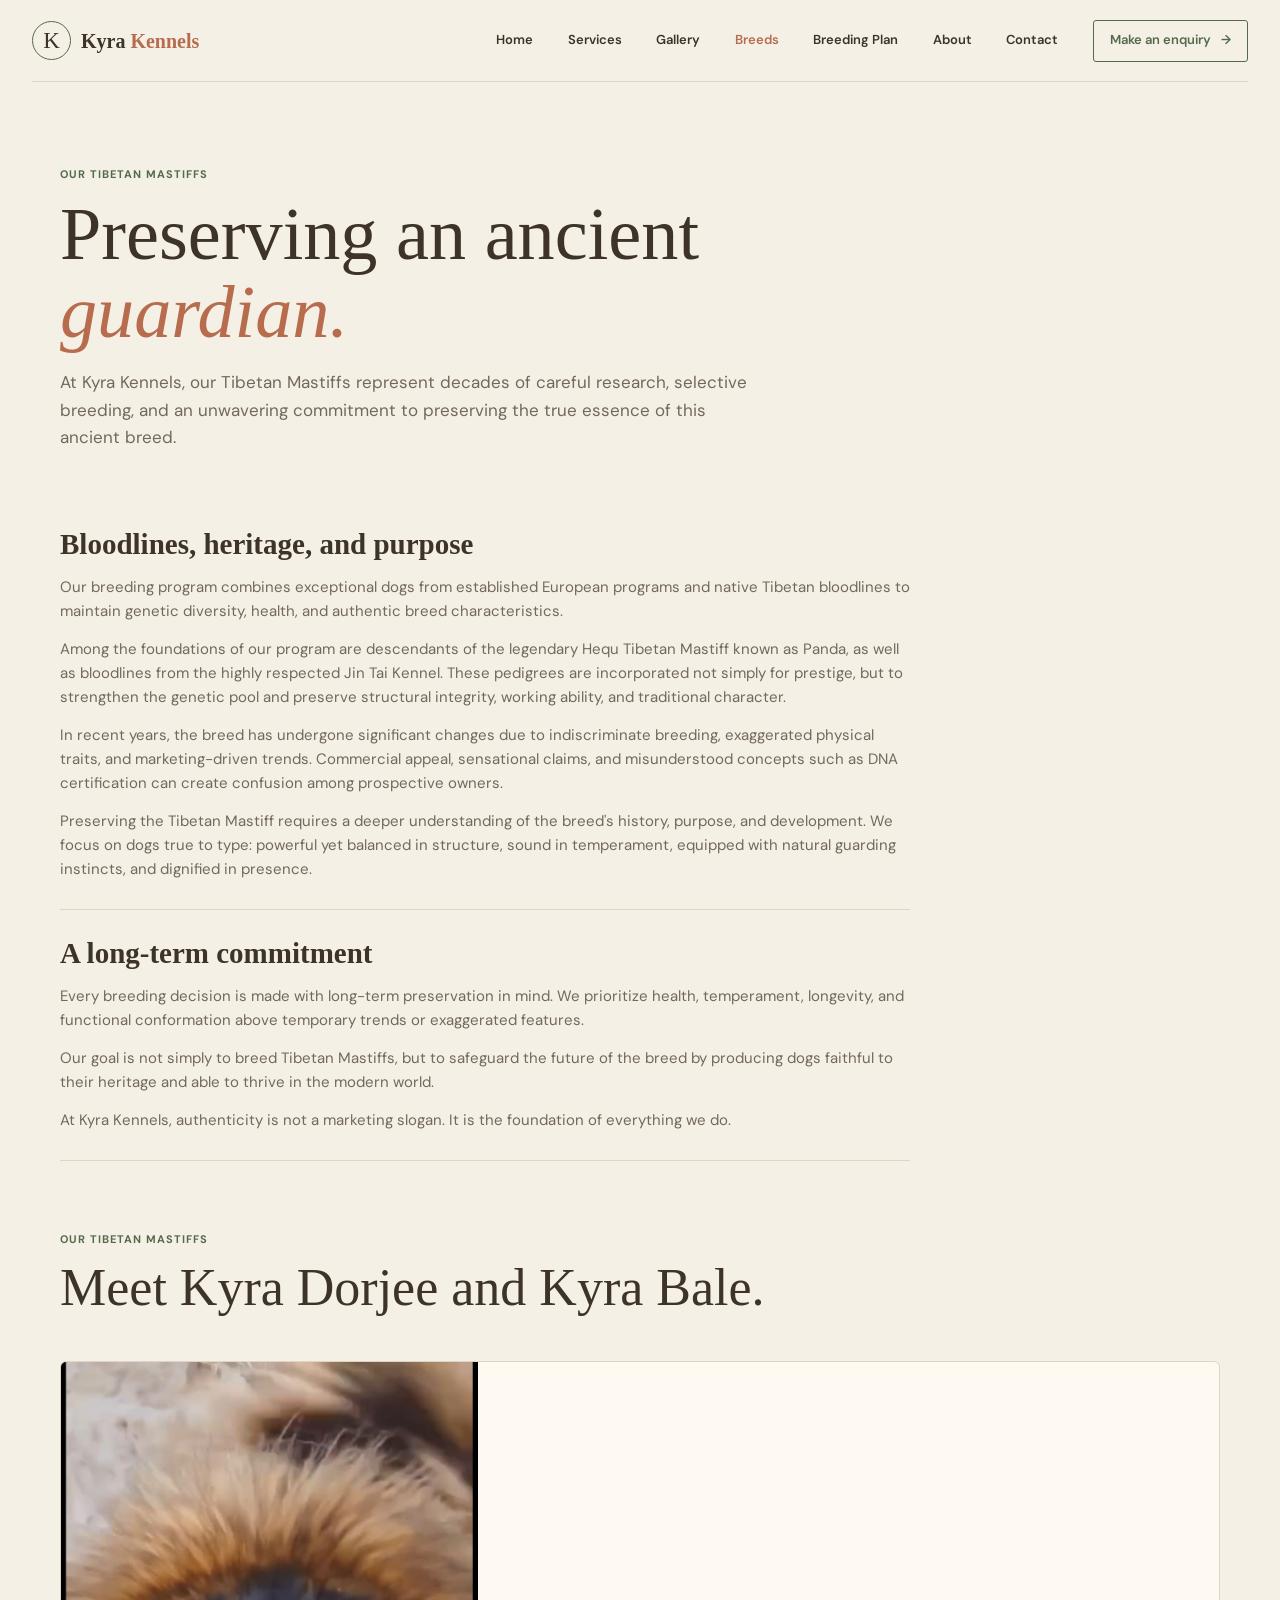
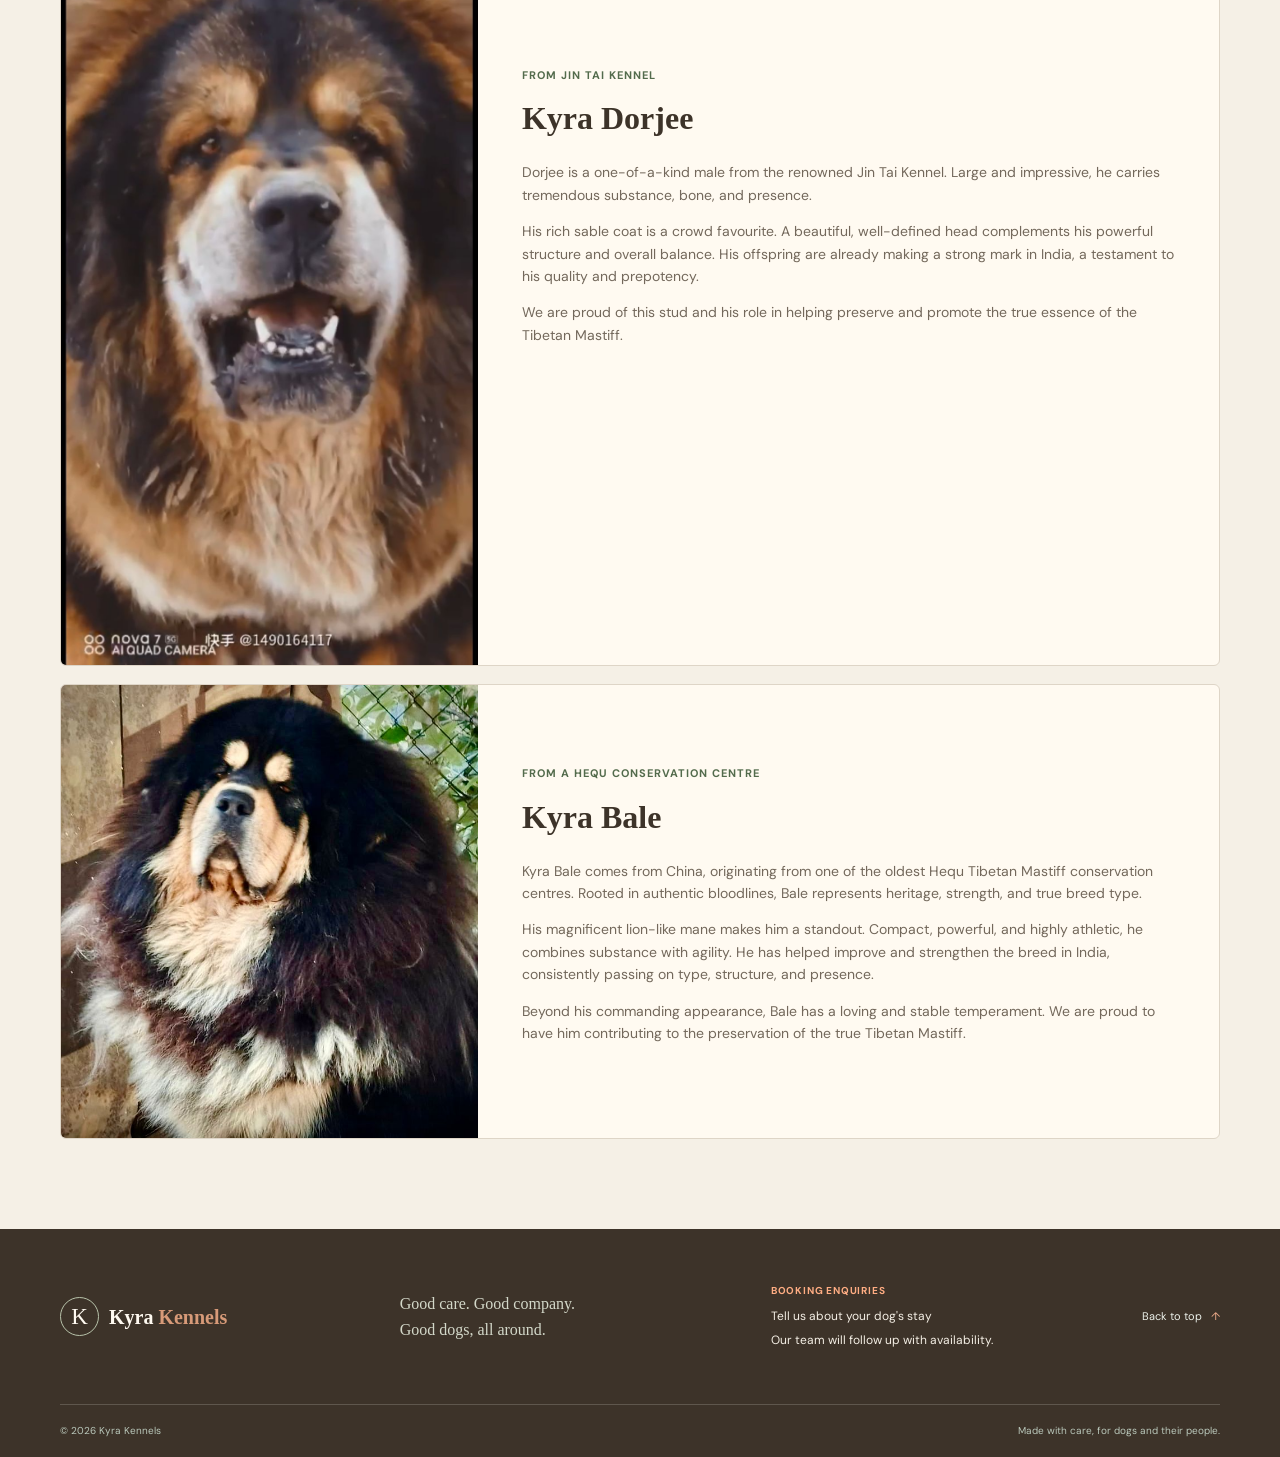
<file: tibetan-mastiffs.html>
<!doctype html>
<html lang="en">
<head>
	<meta charset="utf-8">
	<meta name="viewport" content="width=device-width, initial-scale=1">
	<meta name="theme-color" content="#f6f5ef">
	<meta name="description" content="Learn about Kyra Kennels' Tibetan Mastiff bloodlines, preservation philosophy, and dogs Kyra Dorjee and Kyra Bale.">
	<title>Tibetan Mastiffs | Kyra Kennels</title>
	<link rel="preconnect" href="https://fonts.googleapis.com">
	<link rel="preconnect" href="https://fonts.gstatic.com" crossorigin>
	<link href="https://fonts.googleapis.com/css2?family=DM+Sans:wght@400;500;600;700&family=Space+Grotesk:wght@500;600;700&display=swap" rel="stylesheet">
	<link rel="stylesheet" href="styles.css">
	<script src="script.js" defer></script>
</head>
<body>
	<a class="skip-link" href="#main">Skip to content</a>
	<header class="site-header">
		<a class="brand" href="index.html" aria-label="Kyra Kennels home"><span class="brand-mark" aria-hidden="true">K</span><span class="brand-name">Kyra <span>Kennels</span></span></a>
		<button class="menu-toggle" type="button" aria-expanded="false" aria-controls="primary-navigation" aria-label="Open navigation"><span></span><span></span><span></span></button>
		<nav class="primary-navigation" id="primary-navigation" aria-label="Main navigation">
			<a href="index.html">Home</a><a href="services.html">Services</a><a href="gallery.html">Gallery</a><a href="breeds.html" aria-current="page">Breeds</a><a href="index.html#breeding-plan">Breeding Plan</a><a href="about.html">About</a><a href="contact.html">Contact</a>
			<a class="nav-cta" href="contact.html#booking">Make an enquiry <span aria-hidden="true">&rarr;</span></a>
		</nav>
	</header>
	<main id="main">
		<header class="page-banner section-wrap"><p class="eyebrow">Our Tibetan Mastiffs</p><h1>Preserving an ancient <em>guardian.</em></h1><p>At Kyra Kennels, our Tibetan Mastiffs represent decades of careful research, selective breeding, and an unwavering commitment to preserving the true essence of this ancient breed.</p></header>
		<article class="breed-article section-wrap">
			<section class="breed-prose" aria-labelledby="tibetan-bloodlines-title">
				<h2 id="tibetan-bloodlines-title">Bloodlines, heritage, and purpose</h2>
				<p>Our breeding program combines exceptional dogs from established European programs and native Tibetan bloodlines to maintain genetic diversity, health, and authentic breed characteristics.</p>
				<p>Among the foundations of our program are descendants of the legendary Hequ Tibetan Mastiff known as Panda, as well as bloodlines from the highly respected Jin Tai Kennel. These pedigrees are incorporated not simply for prestige, but to strengthen the genetic pool and preserve structural integrity, working ability, and traditional character.</p>
				<p>In recent years, the breed has undergone significant changes due to indiscriminate breeding, exaggerated physical traits, and marketing-driven trends. Commercial appeal, sensational claims, and misunderstood concepts such as DNA certification can create confusion among prospective owners.</p>
				<p>Preserving the Tibetan Mastiff requires a deeper understanding of the breed's history, purpose, and development. We focus on dogs true to type: powerful yet balanced in structure, sound in temperament, equipped with natural guarding instincts, and dignified in presence.</p>
			</section>
			<section class="breed-prose" aria-labelledby="tibetan-standard-title">
				<h2 id="tibetan-standard-title">A long-term commitment</h2>
				<p>Every breeding decision is made with long-term preservation in mind. We prioritize health, temperament, longevity, and functional conformation above temporary trends or exaggerated features.</p>
				<p>Our goal is not simply to breed Tibetan Mastiffs, but to safeguard the future of the breed by producing dogs faithful to their heritage and able to thrive in the modern world.</p>
				<p class="about-mission">At Kyra Kennels, authenticity is not a marketing slogan. It is the foundation of everything we do.</p>
			</section>
			<section class="dog-profiles" aria-labelledby="tibetan-dogs-title">
				<header class="section-heading"><div><p class="eyebrow">Our Tibetan Mastiffs</p><h2 id="tibetan-dogs-title">Meet Kyra Dorjee and Kyra Bale.</h2></div></header>
				<div class="dog-profile-grid">
					<article class="dog-profile">
						<img src="assests/Kyra Dorjee.png" alt="Kyra Dorjee, a Tibetan Mastiff from Jin Tai Kennel" loading="lazy">
						<div class="dog-profile-copy"><p class="eyebrow">From Jin Tai Kennel</p><h3>Kyra Dorjee</h3><p>Dorjee is a one-of-a-kind male from the renowned Jin Tai Kennel. Large and impressive, he carries tremendous substance, bone, and presence.</p><p>His rich sable coat is a crowd favourite. A beautiful, well-defined head complements his powerful structure and overall balance. His offspring are already making a strong mark in India, a testament to his quality and prepotency.</p><p>We are proud of this stud and his role in helping preserve and promote the true essence of the Tibetan Mastiff.</p></div>
					</article>
					<article class="dog-profile">
						<img src="assests/Kyra Bale.png" alt="Kyra Bale, a Tibetan Mastiff from a Hequ conservation centre" loading="lazy">
						<div class="dog-profile-copy"><p class="eyebrow">From a Hequ conservation centre</p><h3>Kyra Bale</h3><p>Kyra Bale comes from China, originating from one of the oldest Hequ Tibetan Mastiff conservation centres. Rooted in authentic bloodlines, Bale represents heritage, strength, and true breed type.</p><p>His magnificent lion-like mane makes him a standout. Compact, powerful, and highly athletic, he combines substance with agility. He has helped improve and strengthen the breed in India, consistently passing on type, structure, and presence.</p><p>Beyond his commanding appearance, Bale has a loving and stable temperament. We are proud to have him contributing to the preservation of the true Tibetan Mastiff.</p></div>
					</article>
				</div>
			</section>
		</article>
	</main>
	<footer class="site-footer"><div class="section-wrap footer-main"><a class="brand footer-brand" href="index.html" aria-label="Kyra Kennels home"><span class="brand-mark" aria-hidden="true">K</span><span class="brand-name">Kyra <span>Kennels</span></span></a><p class="footer-note">Good care. Good company.<br>Good dogs, all around.</p><div class="footer-contact"><p class="footer-label">Booking enquiries</p><a href="contact.html#booking">Tell us about your dog's stay</a><span>Our team will follow up with availability.</span></div><a class="footer-top" href="index.html#home">Back to top <span aria-hidden="true">&uarr;</span></a></div><div class="section-wrap footer-bottom"><span>&copy; <span id="current-year"></span> Kyra Kennels</span><span>Made with care, for dogs and their people.</span></div></footer>
</body>
</html>
</file>
<file: styles.css>
:root {
  color-scheme: light;
  --ink: #3d3329;
  --muted: #73685b;
  --paper: #f5f0e6;
  --white: #fffaf1;
  --green: #536b4c;
  --green-soft: #e5ebdf;
  --coral: #b76c4d;
  --coral-soft: #f3e4d8;
  --blue-soft: #e9ede3;
  --line: #ded5c7;
  --serif: Georgia, "Times New Roman", serif;
  --sans: "DM Sans", "Trebuchet MS", sans-serif;
}

*,
*::before,
*::after {
  box-sizing: border-box;
}

html {
  scroll-behavior: smooth;
  scroll-padding-top: 96px;
}

body {
  margin: 0;
  color: var(--ink);
  background-color: var(--paper);
  background-image: radial-gradient(#e7ddcd 0.65px, transparent 0.65px);
  background-size: 20px 20px;
  font-family: var(--sans);
  font-size: 16px;
  line-height: 1.6;
}

img,
video {
  display: block;
  max-width: 100%;
}

button,
input,
select,
textarea {
  font: inherit;
}

a {
  color: inherit;
}

button:focus-visible,
a:focus-visible,
input:focus-visible,
select:focus-visible,
textarea:focus-visible {
  outline: 3px solid var(--coral);
  outline-offset: 3px;
}

.skip-link {
  position: absolute;
  z-index: 10;
  top: 8px;
  left: 8px;
  padding: 10px 14px;
  transform: translateY(-160%);
  color: var(--white);
  background: var(--ink);
}

.skip-link:focus {
  transform: translateY(0);
}

.section-wrap {
  width: min(1160px, calc(100% - 64px));
  margin-inline: auto;
}

.page-banner {
  padding-block: 84px 50px;
}

.page-banner .eyebrow {
  margin-bottom: 12px;
}

.page-banner h1 {
  max-width: 900px;
  margin-bottom: 18px;
  font-size: clamp(48px, 5.8vw, 76px);
  line-height: 1.05;
}

.page-banner > p:last-child {
  max-width: 700px;
  margin-bottom: 0;
  color: var(--muted);
  font-size: 17px;
}

.site-header {
  position: sticky;
  top: 0;
  z-index: 10;
  display: flex;
  min-height: 82px;
  align-items: center;
  justify-content: space-between;
  width: min(1320px, calc(100% - 64px));
  margin: 0 auto;
  border-bottom: 1px solid rgb(61 51 41 / 13%);
  background: rgb(245 240 230 / 94%);
  backdrop-filter: blur(14px);
}

.brand {
  display: inline-flex;
  align-items: center;
  gap: 10px;
  color: var(--ink);
  text-decoration: none;
}

.brand-mark {
  display: grid;
  width: 39px;
  aspect-ratio: 1;
  place-items: center;
  border: 1px solid var(--green);
  border-radius: 50%;
  font-family: var(--serif);
  font-size: 23px;
  line-height: 1;
}

.brand-name {
  font-family: var(--serif);
  font-size: 20px;
  font-weight: 600;
}

.brand-name span {
  color: var(--coral);
}

.primary-navigation {
  display: flex;
  align-items: center;
  gap: clamp(18px, 2.7vw, 39px);
}

.primary-navigation a {
  font-size: 13px;
  font-weight: 600;
  text-decoration: none;
}

.primary-navigation a:not(.nav-cta):hover,
.footer-contact a:hover {
  color: var(--coral);
}

.primary-navigation a[aria-current="page"]:not(.nav-cta) {
  color: var(--coral);
}

.primary-navigation .nav-cta {
  display: inline-flex;
  min-height: 42px;
  align-items: center;
  gap: 10px;
  padding: 0 16px;
  border: 1px solid var(--green);
  border-radius: 3px;
  color: var(--green);
  transition: color 160ms ease, background-color 160ms ease;
}

.primary-navigation .nav-cta:hover {
  color: var(--white);
  background: var(--green);
}

.menu-toggle {
  display: none;
}

.hero {
  position: relative;
  isolation: isolate;
  display: grid;
  width: 100%;
  max-width: none;
  min-height: 690px;
  align-items: center;
  grid-template-columns: minmax(0, 1fr);
  gap: 0;
  margin: 0;
  overflow: hidden;
  padding: 94px max(32px, calc((100% - 1160px) / 2));
}

.hero::before {
  position: absolute;
  z-index: 0;
  inset: 0;
  background: linear-gradient(90deg, rgb(32 35 28 / 82%) 0%, rgb(32 35 28 / 62%) 43%, rgb(32 35 28 / 10%) 100%);
  content: "";
}

.hero-copy {
  position: relative;
  z-index: 1;
  max-width: 660px;
  padding-bottom: 0;
}

.hero .eyebrow {
  color: #f4eadb;
}

.eyebrow {
  display: flex;
  align-items: center;
  gap: 10px;
  margin: 0 0 20px;
  color: var(--green);
  font-size: 11px;
  font-weight: 700;
  letter-spacing: 0.09em;
  text-transform: uppercase;
}

.eyebrow-dot,
.photo-caption-dot {
  width: 7px;
  height: 7px;
  flex: 0 0 auto;
  border-radius: 50%;
  background: var(--coral);
}

h1,
h2,
h3,
p,
figure {
  margin-top: 0;
}

h1,
h2,
h3 {
  color: var(--ink);
}

h1,
h2 {
  font-family: var(--serif);
  font-weight: 500;
  letter-spacing: 0;
}

h1 {
  margin-bottom: 19px;
  font-size: clamp(68px, 8vw, 108px);
  line-height: 0.98;
}

h1 em,
h2 em {
  color: var(--coral);
  font-weight: 500;
}

.hero h1 {
  max-width: 720px;
  color: var(--white);
}

.hero h1 em {
  color: #ead4b1;
}

.hero-intro {
  max-width: 560px;
  margin-bottom: 27px;
  color: #f3ede1;
  font-size: 18px;
}

.hero-actions {
  display: flex;
  align-items: center;
  gap: 24px;
}

.hero .button-primary {
  border-radius: 999px;
  color: var(--ink);
  background: #e8d6b8;
}

.hero .button-primary:hover {
  border-color: #fffaf1;
  color: var(--ink);
  background: #fffaf1;
}

.hero .text-link {
  color: var(--white);
}

.button {
  display: inline-flex;
  min-height: 48px;
  align-items: center;
  justify-content: center;
  gap: 18px;
  padding: 0 19px;
  border: 1px solid transparent;
  border-radius: 3px;
  cursor: pointer;
  font-size: 13px;
  font-weight: 700;
  text-decoration: none;
  transition: background-color 160ms ease, color 160ms ease, border-color 160ms ease;
}

.button-primary {
  color: var(--white);
  background: var(--green);
}

.button-primary:hover {
  border-color: var(--ink);
  background: var(--ink);
}

.button-outline {
  border-color: var(--green);
  color: var(--green);
  background: transparent;
}

.button-outline:hover {
  color: var(--white);
  background: var(--green);
}

.text-link {
  display: inline-flex;
  align-items: center;
  gap: 9px;
  color: var(--green);
  font-size: 13px;
  font-weight: 700;
  text-decoration-thickness: 1px;
  text-underline-offset: 5px;
}

.hero-note {
  display: flex;
  align-items: center;
  gap: 10px;
  margin-top: 41px;
  color: #f3ede1;
  font-size: 12px;
}

.note-mark {
  display: grid;
  width: 21px;
  aspect-ratio: 1;
  place-items: center;
  border-radius: 50%;
  color: var(--ink);
  background: #e8d6b8;
  font-size: 11px;
}

.hero-photo {
  position: absolute;
  z-index: -1;
  inset: 0;
  width: 100%;
  height: 100%;
  margin: 0;
}

.hero-photo::before {
  display: none;
}

.hero-photo img {
  width: 100%;
  height: 100%;
  border-radius: 0;
  object-fit: cover;
  object-position: center 42%;
}

.hero-photo figcaption {
  display: none;
}

.hero-sunburst {
  display: none;
}

.section-band {
  background-color: var(--white);
  background-image: radial-gradient(#e8e8de 0.6px, transparent 0.6px);
  background-size: 18px 18px;
}

.services {
  padding-block: 88px 91px;
  border-block: 1px solid var(--line);
}

.section-heading {
  display: flex;
  align-items: end;
  justify-content: space-between;
  gap: 40px;
  margin-bottom: 44px;
}

.section-heading .eyebrow {
  margin-bottom: 11px;
}

h2 {
  margin-bottom: 0;
  font-size: clamp(36px, 4.1vw, 52px);
  line-height: 1.1;
}

.section-heading > p {
  max-width: 345px;
  margin-bottom: 4px;
  color: var(--muted);
  font-size: 14px;
}

.service-grid {
  display: grid;
  grid-template-columns: repeat(3, minmax(0, 1fr));
  gap: 16px;
}

.service-item {
  position: relative;
  min-height: 272px;
  padding: 26px 24px 25px;
  border: 1px solid var(--line);
  border-radius: 6px;
  background: var(--white);
  box-shadow: 0 5px 18px rgb(61 51 41 / 4%);
  transition: transform 180ms ease, box-shadow 180ms ease;
}

.service-item:hover {
  transform: translateY(-3px);
  box-shadow: 0 12px 26px rgb(61 51 41 / 9%);
}

.service-item + .service-item {
  padding-left: 24px;
  border-left: 1px solid var(--line);
}

.home-path-grid {
  display: grid;
  grid-template-columns: repeat(3, minmax(0, 1fr));
  gap: 16px;
}

.home-path {
  position: relative;
  min-height: 250px;
  padding: 25px 24px;
  border: 1px solid var(--line);
  border-radius: 6px;
  background: var(--white);
  box-shadow: 0 5px 18px rgb(61 51 41 / 4%);
  transition: transform 180ms ease, box-shadow 180ms ease;
}

.home-path:hover {
  transform: translateY(-3px);
  box-shadow: 0 12px 26px rgb(61 51 41 / 9%);
}

.home-path h3 {
  margin-bottom: 8px;
  font-family: var(--serif);
  font-size: 23px;
  font-weight: 500;
}

.home-path p {
  min-height: 48px;
  margin-bottom: 16px;
  color: var(--muted);
  font-size: 13px;
}

.service-note {
  max-width: 1160px;
  padding-block: 66px 90px;
}

.service-note h2 {
  max-width: 620px;
  margin-bottom: 14px;
}

.service-note > p:not(.eyebrow) {
  max-width: 600px;
  margin-bottom: 21px;
  color: var(--muted);
}

.service-number {
  position: absolute;
  top: 26px;
  right: 26px;
  color: #8c9a91;
  font-size: 11px;
}

.service-icon {
  display: grid;
  width: 45px;
  aspect-ratio: 1;
  place-items: center;
  margin-bottom: 24px;
  border-radius: 50%;
  color: var(--green);
  background: var(--green-soft);
  font-size: 22px;
}

.service-icon-coral {
  color: #a9553b;
  background: var(--coral-soft);
}

.service-icon-blue {
  color: #466b68;
  background: var(--blue-soft);
}

.service-item h3 {
  margin-bottom: 8px;
  font-family: var(--serif);
  font-size: 23px;
  font-weight: 500;
}

.service-item p {
  max-width: 310px;
  min-height: 48px;
  margin-bottom: 16px;
  color: var(--muted);
  font-size: 13px;
}

.service-link {
  display: inline-flex;
  align-items: center;
  gap: 9px;
  color: var(--green);
  font-size: 12px;
  font-weight: 700;
  text-decoration: none;
}

.service-link:hover {
  color: var(--coral);
}

.gallery {
  padding-block: 93px 101px;
}

.gallery-heading {
  margin-bottom: 32px;
}

.gallery-gender-section + .gallery-gender-section {
  margin-top: 42px;
}

.gallery-gender-section h3 {
  margin: 0 0 16px;
  color: var(--ink);
  font-family: "Space Grotesk", sans-serif;
  font-size: 22px;
}

.gallery-filters {
  display: flex;
  gap: 5px;
  padding: 4px;
  border: 1px solid var(--line);
  border-radius: 3px;
  background: rgb(36 44 37 / 92%);
}

.filter-button {
  min-width: 70px;
  min-height: 34px;
  padding: 0 12px;
  border: 0;
  border-radius: 2px;
  color: var(--muted);
  background: transparent;
  cursor: pointer;
  font-size: 12px;
  font-weight: 600;
}

.filter-button.is-active {
  color: var(--white);
  background: var(--green);
}

.gallery-grid {
  display: grid;
  align-items: start;
  grid-template-columns: repeat(4, minmax(0, 1fr));
  gap: 16px;
}

.gallery-item {
  overflow: hidden;
  margin: 0;
  border: 1px solid var(--line);
  border-radius: 5px;
  background: var(--white);
  box-shadow: 0 4px 15px rgb(61 51 41 / 5%);
  animation: gallery-enter 300ms both;
}

.gallery-media-wrap {
  position: relative;
  overflow: hidden;
  aspect-ratio: 0.9;
  background: #344333;
}

.gallery-open {
  position: absolute;
  z-index: 1;
  inset: 0;
  display: flex;
  width: 100%;
  align-items: end;
  justify-content: start;
  padding: 12px;
  border: 0;
  color: var(--white);
  background: linear-gradient(transparent 52%, rgb(32 39 29 / 64%));
  cursor: zoom-in;
  text-align: left;
}

.gallery-open-label {
  position: relative;
  z-index: 1;
  padding: 6px 9px;
  border-radius: 2px;
  color: var(--ink);
  background: var(--white);
  font-size: 10px;
  font-weight: 700;
  opacity: 0;
  transition: opacity 150ms ease;
}

.gallery-open:hover .gallery-open-label,
.gallery-open:focus-visible .gallery-open-label {
  opacity: 1;
}

.gallery-open.video-open {
  position: absolute;
  inset: 9px 9px auto auto;
  width: auto;
  min-height: 34px;
  align-items: center;
  justify-content: center;
  padding: 0 11px;
  border: 0;
  border-radius: 2px;
  color: var(--ink);
  background: var(--white);
  cursor: pointer;
  font-size: 10px;
  font-weight: 700;
}

.gallery-item img,
.gallery-item video {
  width: 100%;
  aspect-ratio: 0.9;
  background: var(--green-soft);
  object-fit: cover;
}

.gallery-media-wrap > .gallery-open img {
  position: absolute;
  inset: 0;
  z-index: 0;
  width: 100%;
  height: 100%;
  object-fit: cover;
  transition: transform 250ms ease;
}

.gallery-open:hover img {
  transform: scale(1.025);
}

.gallery-item video {
  object-fit: contain;
}

.gallery-item figcaption {
  display: flex;
  align-items: center;
  justify-content: space-between;
  gap: 8px;
  padding: 10px 12px;
  color: var(--muted);
  font-size: 11px;
}

.media-type {
  flex: 0 0 auto;
  color: var(--coral);
  font-size: 10px;
  font-weight: 700;
  text-transform: uppercase;
}

.media-dialog {
  width: min(920px, calc(100% - 28px));
  max-width: none;
  max-height: min(92vh, 900px);
  padding: 0;
  overflow: hidden;
  border: 1px solid rgb(255 255 255 / 24%);
  border-radius: 4px;
  color: var(--ink);
  background: var(--white);
  box-shadow: 0 24px 80px rgb(37 30 22 / 34%);
}

.media-dialog::backdrop {
  background: rgb(37 42 31 / 82%);
}

.media-dialog-bar,
.media-dialog-controls {
  display: flex;
  min-height: 52px;
  align-items: center;
  justify-content: space-between;
  gap: 16px;
  padding: 8px 14px;
}

.media-dialog-bar p {
  margin: 0;
  font-size: 12px;
  font-weight: 700;
}

.media-dialog-close {
  display: grid;
  width: 34px;
  aspect-ratio: 1;
  place-items: center;
  border: 1px solid var(--line);
  border-radius: 2px;
  color: var(--ink);
  background: var(--white);
  cursor: pointer;
  font-size: 22px;
  line-height: 1;
}

.media-dialog-content {
  display: grid;
  min-height: 160px;
  max-height: calc(92vh - 106px);
  place-items: center;
  background: #292f26;
}

.media-dialog-content img,
.media-dialog-content video {
  display: block;
  width: 100%;
  max-height: calc(92vh - 106px);
  object-fit: contain;
}

.media-dialog-controls {
  min-height: 54px;
  border-top: 1px solid var(--line);
  color: var(--muted);
  font-size: 11px;
}

.viewer-control {
  min-height: 34px;
  padding: 0 9px;
  border: 0;
  color: var(--green);
  background: transparent;
  cursor: pointer;
  font-size: 11px;
  font-weight: 700;
}

.gallery-more {
  display: flex;
  margin: 28px auto 0;
}

.gallery-more[hidden] {
  display: none;
}

.noscript-note {
  color: var(--muted);
  text-align: center;
}

@keyframes gallery-enter {
  from { opacity: 0; transform: translateY(8px); }
  to { opacity: 1; transform: translateY(0); }
}

.about {
  padding-block: 98px;
  border-block: 1px solid var(--line);
}

.breed-index {
  padding-block: 24px 88px;
}

.breed-principles {
  padding-block: 76px 82px;
  border-block: 1px solid var(--line);
}

.breed-program-heading {
  margin-top: 56px;
}

.breed-article {
  padding-bottom: 90px;
}

.breed-prose {
  max-width: 850px;
  padding-block: 28px;
  border-bottom: 1px solid var(--line);
}

.breed-prose h2 {
  margin-bottom: 14px;
  font-family: var(--serif);
  font-size: 29px;
  font-weight: 600;
}

.breed-prose p {
  margin-bottom: 14px;
  color: var(--muted);
  font-size: 15px;
}

.breed-prose p:last-child {
  margin-bottom: 0;
}

.dog-profiles {
  padding-top: 70px;
}

.dog-profile-grid {
  display: grid;
  gap: 18px;
}

.dog-profile {
  display: grid;
  overflow: hidden;
  grid-template-columns: minmax(240px, 0.72fr) 1.28fr;
  border: 1px solid var(--line);
  border-radius: 6px;
  background: var(--white);
}

.dog-profile > img {
  width: 100%;
  height: 100%;
  min-height: 370px;
  object-fit: cover;
  object-position: center 34%;
}

.dog-profile-copy {
  align-self: center;
  padding: clamp(22px, 4vw, 44px);
}

.dog-profile-copy .eyebrow {
  margin-bottom: 9px;
}

.dog-profile-copy h3 {
  margin-bottom: 17px;
  font-family: var(--serif);
  font-size: 32px;
  font-weight: 600;
}

.dog-profile-copy p:not(.eyebrow) {
  color: var(--muted);
  font-size: 14px;
}

.breed-page-links {
  display: flex;
  justify-content: space-between;
  gap: 18px;
  margin-top: 40px;
}

.about-intro {
  max-width: 850px;
  margin-bottom: 48px;
}

.about-intro .eyebrow {
  margin-bottom: 12px;
}

.about-intro h2 {
  max-width: 820px;
}

.about-intro h1 {
  max-width: 820px;
  margin-bottom: 0;
  font-size: clamp(36px, 4.1vw, 52px);
  line-height: 1.1;
}

.about-lead {
  max-width: 740px;
  margin: 19px 0 0;
  color: var(--muted);
  font-size: 17px;
}

.about-layout {
  display: grid;
  align-items: center;
  grid-template-columns: 0.9fr 1.1fr;
  gap: 8%;
}

.about-photo {
  position: relative;
  height: 440px;
  margin: 0;
}

.about-photo img {
  width: 100%;
  height: 100%;
  border-radius: 3px 3px 72px 3px;
  object-fit: cover;
  object-position: center 42%;
}

.about-photo-label {
  position: absolute;
  right: -14px;
  bottom: 24px;
  padding: 11px 15px;
  background: var(--coral-soft);
  font-family: var(--serif);
  font-size: 16px;
}

.about-copy h3,
.about-story-block h3,
.portrait-heading h3,
.team-heading h3 {
  margin-bottom: 15px;
  font-family: var(--serif);
  font-size: 25px;
  font-weight: 600;
  line-height: 1.2;
}

.about-copy h2,
.about-story-block h2,
.team-heading h2 {
  margin-bottom: 15px;
  font-family: var(--serif);
  font-size: 25px;
  font-weight: 600;
  line-height: 1.2;
}

.team-heading h2 {
  max-width: 530px;
  margin-bottom: 0;
}

.about-copy p,
.about-story-block > p:not(.eyebrow),
.team-heading > p,
.about-closing p {
  margin-bottom: 14px;
  color: var(--muted);
  font-size: 14px;
}

.about-copy .about-mission {
  margin-top: 22px;
  padding-left: 16px;
  border-left: 3px solid var(--coral);
  color: var(--ink);
  font-weight: 700;
}

.about-portraits {
  margin-top: 27px;
  padding-top: 21px;
  border-top: 1px solid var(--line);
}

.portrait-heading .eyebrow {
  margin-bottom: 6px;
}

.portrait-heading h4 {
  margin: 0 0 7px;
  font-family: var(--serif);
  font-size: 20px;
  font-weight: 600;
  line-height: 1.2;
}

.portrait-heading > p:last-child {
  margin-bottom: 14px;
  color: var(--muted);
  font-size: 12px;
}

.portrait-grid {
  display: grid;
  grid-template-columns: repeat(2, minmax(0, 1fr));
  gap: 12px;
}

.portrait-item {
  overflow: hidden;
  margin: 0;
  border: 1px solid var(--line);
  border-radius: 5px;
  background: var(--white);
}

.portrait-item img {
  width: 100%;
  aspect-ratio: 0.9;
  object-fit: cover;
  object-position: center 26%;
}

.portrait-item figcaption {
  display: grid;
  gap: 2px;
  padding: 10px 12px;
  font-size: 12px;
}

.portrait-item figcaption span {
  color: var(--muted);
  font-size: 10px;
}

.about-story-grid {
  display: grid;
  grid-template-columns: repeat(2, minmax(0, 1fr));
  gap: 8%;
  margin-top: 78px;
}

.breed-section {
  grid-column: 1 / -1;
  margin-bottom: 15px;
}

.breed-heading {
  max-width: 720px;
  margin-bottom: 22px;
}

.breed-heading .eyebrow {
  margin-bottom: 9px;
}

.breed-heading h2 {
  margin-bottom: 0;
  font-family: var(--serif);
  font-size: 32px;
  font-weight: 600;
  line-height: 1.18;
}

.breed-grid {
  display: grid;
  grid-template-columns: repeat(3, minmax(0, 1fr));
  gap: 14px;
}

.breed-item {
  min-height: 165px;
  padding: 20px 21px;
  border: 1px solid var(--line);
  border-radius: 5px;
  background: var(--white);
  box-shadow: 0 4px 15px rgb(61 51 41 / 4%);
}

.breed-item h3 {
  margin-bottom: 9px;
  color: var(--green);
  font-family: var(--serif);
  font-size: 20px;
  font-weight: 600;
  line-height: 1.2;
}

.breed-item p {
  margin: 0;
  color: var(--muted);
  font-size: 13px;
}

.about-story-block {
  padding-top: 23px;
  border-top: 1px solid var(--line);
}

.about-story-block .eyebrow {
  margin-bottom: 12px;
}

.principles-list {
  display: grid;
  grid-template-columns: repeat(2, minmax(0, 1fr));
  gap: 8px 14px;
  margin: 21px 0;
  padding: 0;
  list-style: none;
}

.principles-list li {
  display: flex;
  align-items: baseline;
  gap: 8px;
  color: var(--ink);
  font-size: 13px;
  font-weight: 700;
}

.principles-list li::before {
  color: var(--coral);
  content: "+";
  font-size: 15px;
}

.team-section {
  margin-top: 76px;
  padding-top: 30px;
  border-top: 1px solid var(--line);
}

.team-heading {
  display: grid;
  align-items: end;
  grid-template-columns: 1fr 0.65fr;
  gap: 8%;
}

.team-heading .eyebrow {
  margin-bottom: 11px;
}

.team-heading h3 {
  max-width: 530px;
  margin-bottom: 0;
}

.team-heading > p {
  margin-bottom: 4px;
}

.team-list {
  display: grid;
  grid-template-columns: repeat(4, minmax(0, 1fr));
  gap: 0 20px;
  margin: 27px 0 0;
  padding: 0;
  border-top: 1px solid var(--line);
  list-style: none;
}

.team-list li {
  min-height: 52px;
  padding: 14px 0;
  border-bottom: 1px solid var(--line);
  color: var(--ink);
  font-size: 13px;
  font-weight: 600;
}

.team-member-special {
  display: grid;
  gap: 1px;
}

.team-member-special span:last-child {
  color: var(--muted);
  font-size: 10px;
  font-weight: 400;
}

.about-closing {
  max-width: 800px;
  margin-top: 43px;
  padding-top: 25px;
  border-top: 1px solid var(--line);
}

.about-closing p:first-child {
  color: var(--ink);
  font-family: var(--serif);
  font-size: 19px;
  font-weight: 600;
  line-height: 1.4;
}

.about-closing .text-link {
  margin-top: 5px;
}

.booking {
  display: grid;
  grid-template-columns: 0.76fr 1.24fr;
  gap: 10%;
  padding-block: 100px 106px;
}

.booking-copy h2 {
  margin-bottom: 19px;
}

.booking-copy > p:not(.eyebrow) {
  max-width: 370px;
  margin-bottom: 23px;
  color: var(--muted);
  font-size: 14px;
}

.booking-contact {
  display: flex;
  flex-wrap: wrap;
  gap: 5px;
  color: var(--muted);
  font-size: 12px;
  text-decoration: none;
}

.booking-contact span:first-of-type {
  color: var(--green);
  font-weight: 700;
  text-decoration: underline;
  text-underline-offset: 3px;
}

.booking-form {
  display: grid;
  gap: 17px;
}

.form-row {
  display: grid;
  grid-template-columns: repeat(2, minmax(0, 1fr));
  gap: 16px;
}

.form-field {
  display: grid;
  gap: 6px;
}

.form-field label {
  color: var(--ink);
  font-size: 11px;
  font-weight: 700;
}

.form-field label span {
  color: var(--muted);
  font-weight: 400;
}

.form-field input,
.form-field select,
.form-field textarea {
  width: 100%;
  min-height: 44px;
  padding: 10px 12px;
  border: 1px solid #d4dacf;
  border-radius: 2px;
  color: var(--ink);
  background: var(--white);
  font-size: 13px;
}

.form-field textarea {
  min-height: 90px;
  resize: vertical;
}

.form-field input::placeholder,
.form-field textarea::placeholder {
  color: #8b9891;
}

.form-submit-row {
  display: flex;
  align-items: center;
  gap: 16px;
}

.form-status {
  margin: 0;
  color: var(--green);
  font-size: 12px;
}

.site-footer {
  color: #f5f0e6;
  background: var(--ink);
}

.footer-main {
  display: grid;
  min-height: 175px;
  align-items: center;
  grid-template-columns: 1fr 1.1fr 1.1fr auto;
  gap: 24px;
}

.footer-brand {
  color: var(--white);
}

.footer-brand .brand-mark {
  border-color: #b7c2a9;
}

.footer-brand .brand-name span {
  color: #d79a78;
}

.footer-note {
  margin: 0;
  color: #d3d8c9;
  font-family: var(--serif);
  font-size: 16px;
}

.footer-contact {
  display: grid;
  justify-items: start;
  gap: 5px;
  font-size: 12px;
}

.footer-label {
  margin-bottom: 3px;
  color: #ffad83;
  font-size: 10px;
  font-weight: 700;
  letter-spacing: 0.08em;
  text-transform: uppercase;
}

.footer-contact a {
  text-decoration: none;
}

.footer-top {
  align-self: center;
  color: #edf2eb;
  font-size: 11px;
  text-decoration: none;
}

.footer-top span {
  padding-left: 6px;
  color: #edaa89;
}

.footer-bottom {
  display: flex;
  min-height: 53px;
  align-items: center;
  justify-content: space-between;
  border-top: 1px solid rgb(237 242 235 / 19%);
  color: #bac8bb;
  font-size: 10px;
}

@media (max-width: 850px) {
  .site-header,
  .section-wrap {
    width: min(100% - 40px, 680px);
  }

  .site-header {
    min-height: 72px;
  }

  .menu-toggle {
    display: grid;
    width: 42px;
    height: 42px;
    align-content: center;
    justify-items: center;
    gap: 5px;
    border: 1px solid var(--line);
    border-radius: 2px;
    background: transparent;
    cursor: pointer;
  }

  .menu-toggle span {
    width: 18px;
    height: 1px;
    background: var(--ink);
  }

  .primary-navigation {
    position: absolute;
    top: calc(100% - 1px);
    right: 0;
    left: 0;
    display: none;
    align-items: stretch;
    gap: 0;
    padding: 9px 20px 18px;
    border: 1px solid var(--line);
    border-top: 0;
    background: var(--paper);
  }

  .primary-navigation.is-open {
    display: grid;
  }

  .primary-navigation > a:not(.nav-cta) {
    padding: 11px 0;
    border-bottom: 1px solid var(--line);
  }

  .primary-navigation .nav-cta {
    justify-content: center;
    margin-top: 14px;
  }

  .hero {
    width: 100%;
    min-height: 650px;
    grid-template-columns: minmax(0, 1fr);
    gap: 0;
    padding-block: 80px;
  }

  .hero-photo {
    height: 100%;
  }

  .hero-sunburst {
    right: 45%;
    bottom: 60px;
  }

  .section-heading {
    align-items: start;
  }

  .home-path-grid {
    grid-template-columns: repeat(2, minmax(0, 1fr));
  }

  .service-grid {
    grid-template-columns: repeat(2, minmax(0, 1fr));
  }

  .service-item,
  .service-item + .service-item {
    padding: 23px 20px;
    border: 1px solid var(--line);
  }

  .gallery-grid {
    grid-template-columns: repeat(3, minmax(0, 1fr));
    gap: 12px;
  }

  .about-layout {
    gap: 7%;
  }

  .dog-profile {
    grid-template-columns: minmax(190px, 0.75fr) 1.25fr;
  }

  .dog-profile > img {
    min-height: 330px;
  }

  .about-photo {
    height: 390px;
  }

  .booking {
    grid-template-columns: 0.8fr 1.2fr;
    gap: 6%;
  }

  .footer-main {
    grid-template-columns: 1fr 1fr 1fr;
    padding-block: 30px;
  }

  .footer-top {
    grid-column: 3;
    grid-row: 1;
    justify-self: end;
  }
}

@media (max-width: 600px) {
  .section-wrap,
  .site-header {
    width: calc(100% - 36px);
  }

  .hero {
    width: 100%;
    min-height: 690px;
    grid-template-columns: 1fr;
    gap: 0;
    margin: 0;
    padding: 70px 22px 90px;
  }

  .hero-copy {
    padding-bottom: 0;
  }

  .hero h1 {
    font-size: clamp(55px, 13vw, 76px);
  }

  .hero-intro {
    max-width: 390px;
    font-size: 15px;
  }

  .hero-note {
    margin-top: 27px;
  }

  .hero-photo {
    height: 100%;
  }

  .services,
  .gallery,
  .about,
  .booking {
    padding-block: 68px;
  }

  .section-heading {
    display: grid;
    gap: 17px;
    margin-bottom: 29px;
  }

  .page-banner {
    padding-block: 63px 36px;
  }

  .page-banner h1 {
    font-size: 43px;
  }

  .page-banner > p:last-child {
    font-size: 15px;
  }

  h2 {
    font-size: 40px;
  }

  .section-heading > p {
    max-width: 390px;
  }

  .service-grid {
    grid-template-columns: 1fr;
  }

  .home-path-grid {
    grid-template-columns: 1fr;
  }

  .home-path {
    min-height: 0;
    padding: 22px;
  }

  .service-item,
  .service-item + .service-item {
    min-height: 0;
    padding: 23px 21px;
  }

  .service-icon {
    margin-bottom: 15px;
  }

  .service-item p {
    min-height: 0;
  }

  .gallery-heading {
    gap: 22px;
  }

  .gallery-filters {
    justify-self: start;
  }

  .gallery-grid {
    grid-template-columns: repeat(2, minmax(0, 1fr));
    gap: 9px;
  }

  .gallery-item figcaption {
    align-items: start;
    padding: 9px;
    font-size: 10px;
  }

  .gallery-open-label {
    opacity: 1;
  }

  .media-dialog-bar,
  .media-dialog-controls {
    min-height: 48px;
    padding-inline: 10px;
  }

  .media-type {
    font-size: 9px;
  }

  .about-layout,
  .booking {
    grid-template-columns: 1fr;
    gap: 35px;
  }

  .dog-profile {
    grid-template-columns: 1fr;
  }

  .dog-profile > img {
    height: min(105vw, 400px);
    min-height: 0;
  }

  .breed-prose {
    padding-block: 23px;
  }

  .breed-prose h2 {
    font-size: 25px;
  }

  .breed-page-links {
    align-items: start;
  }

  .about-photo {
    height: min(105vw, 420px);
    margin-right: 8px;
  }

  .about-intro h2 {
    font-size: 39px;
  }

  .about-lead {
    font-size: 15px;
  }

  .about-story-grid {
    grid-template-columns: 1fr;
    gap: 33px;
    margin-top: 56px;
  }

  .breed-grid {
    grid-template-columns: 1fr;
    gap: 10px;
  }

  .breed-item {
    min-height: 0;
    padding: 18px;
  }

  .team-section {
    margin-top: 55px;
  }

  .team-heading {
    grid-template-columns: 1fr;
    gap: 13px;
  }

  .team-list {
    grid-template-columns: repeat(2, minmax(0, 1fr));
    gap: 0 14px;
  }

  .booking-copy h2 {
    max-width: 400px;
  }

  .booking-form {
    gap: 14px;
  }

  .form-row {
    gap: 12px;
  }

  .form-field input,
  .form-field select {
    min-height: 46px;
  }

  .form-submit-row {
    align-items: start;
    flex-direction: column;
    gap: 9px;
  }

  .footer-main {
    grid-template-columns: 1fr 1fr;
    gap: 22px 15px;
    padding-block: 29px;
  }

  .footer-note {
    justify-self: end;
    font-size: 14px;
  }

  .footer-contact {
    grid-column: 1;
  }

  .footer-top {
    grid-column: 2;
    grid-row: 2;
  }

  .footer-bottom {
    min-height: 60px;
    gap: 8px;
    font-size: 9px;
  }

  .footer-bottom span:last-child {
    text-align: right;
  }
}

@media (prefers-reduced-motion: reduce) {
  *,
  *::before,
  *::after {
    scroll-behavior: auto !important;
    animation-duration: 0.01ms !important;
    animation-iteration-count: 1 !important;
    transition-duration: 0.01ms !important;
  }
}
</file>
